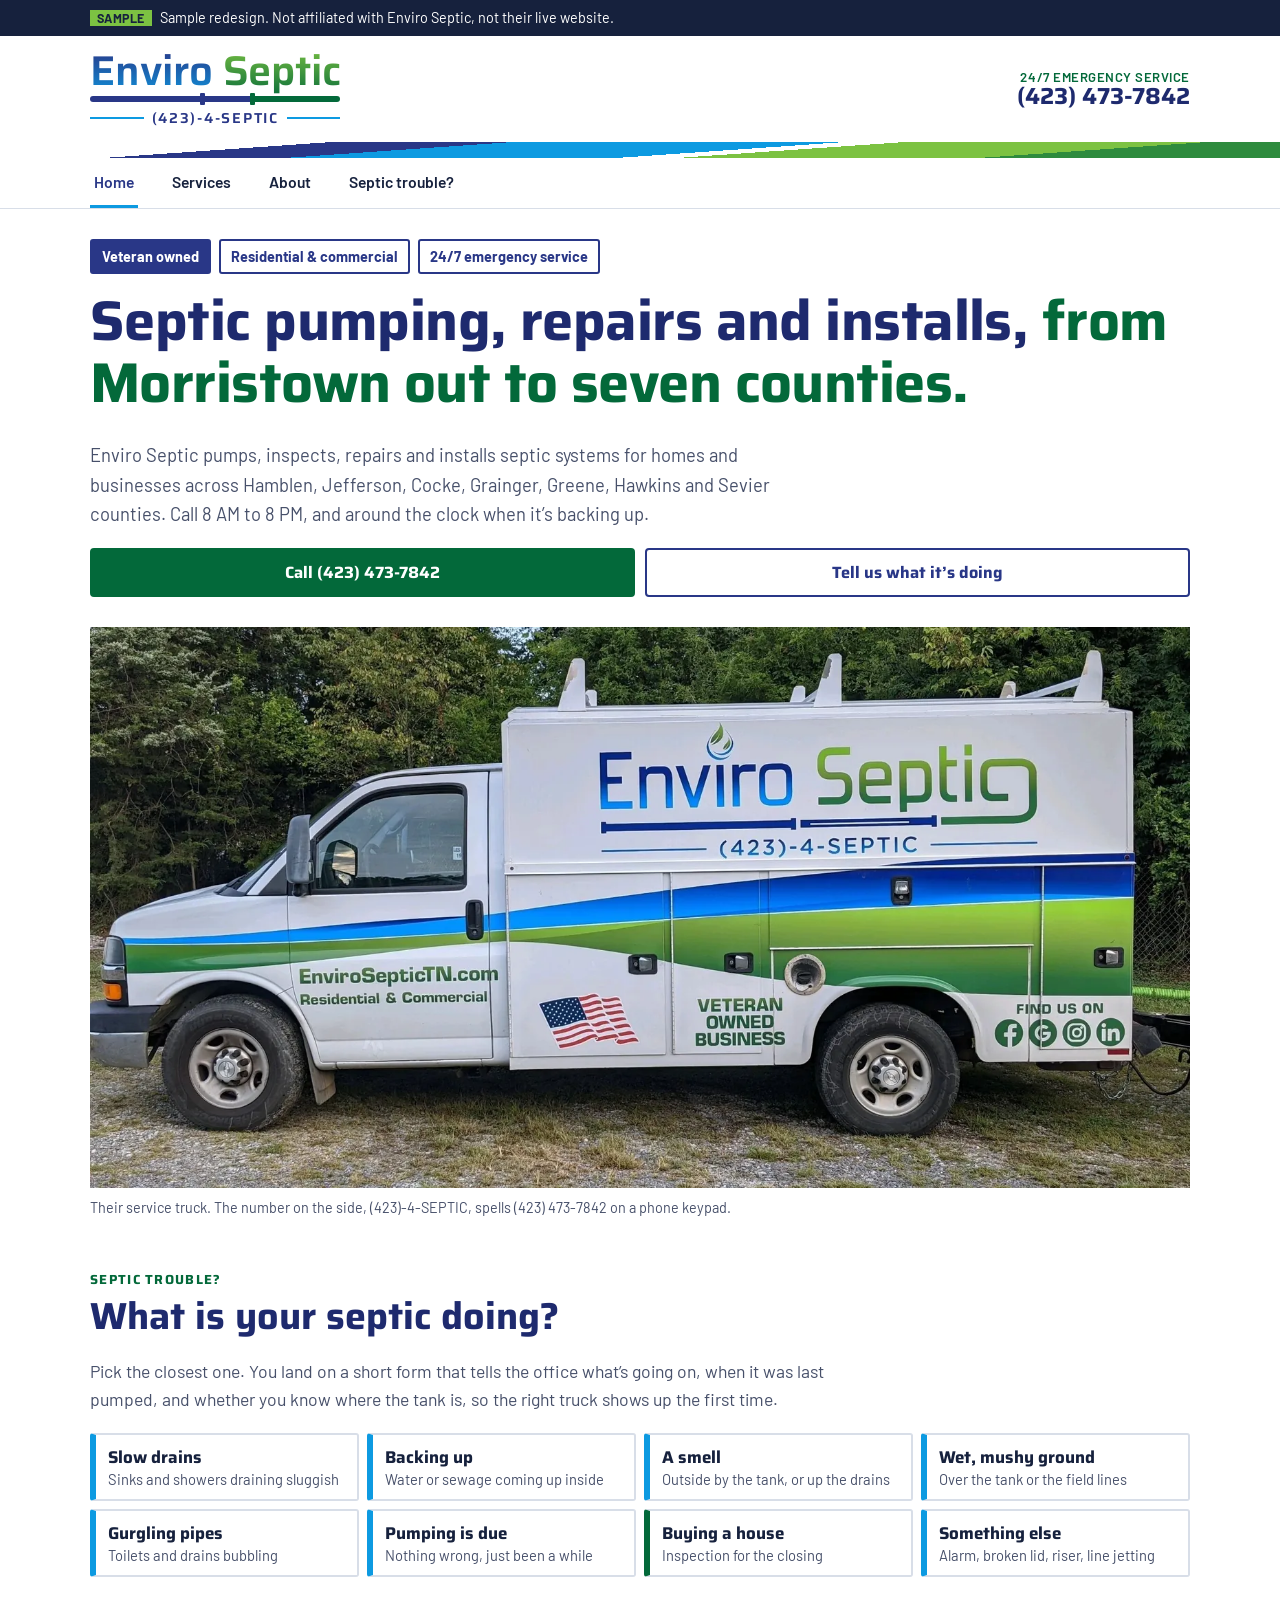
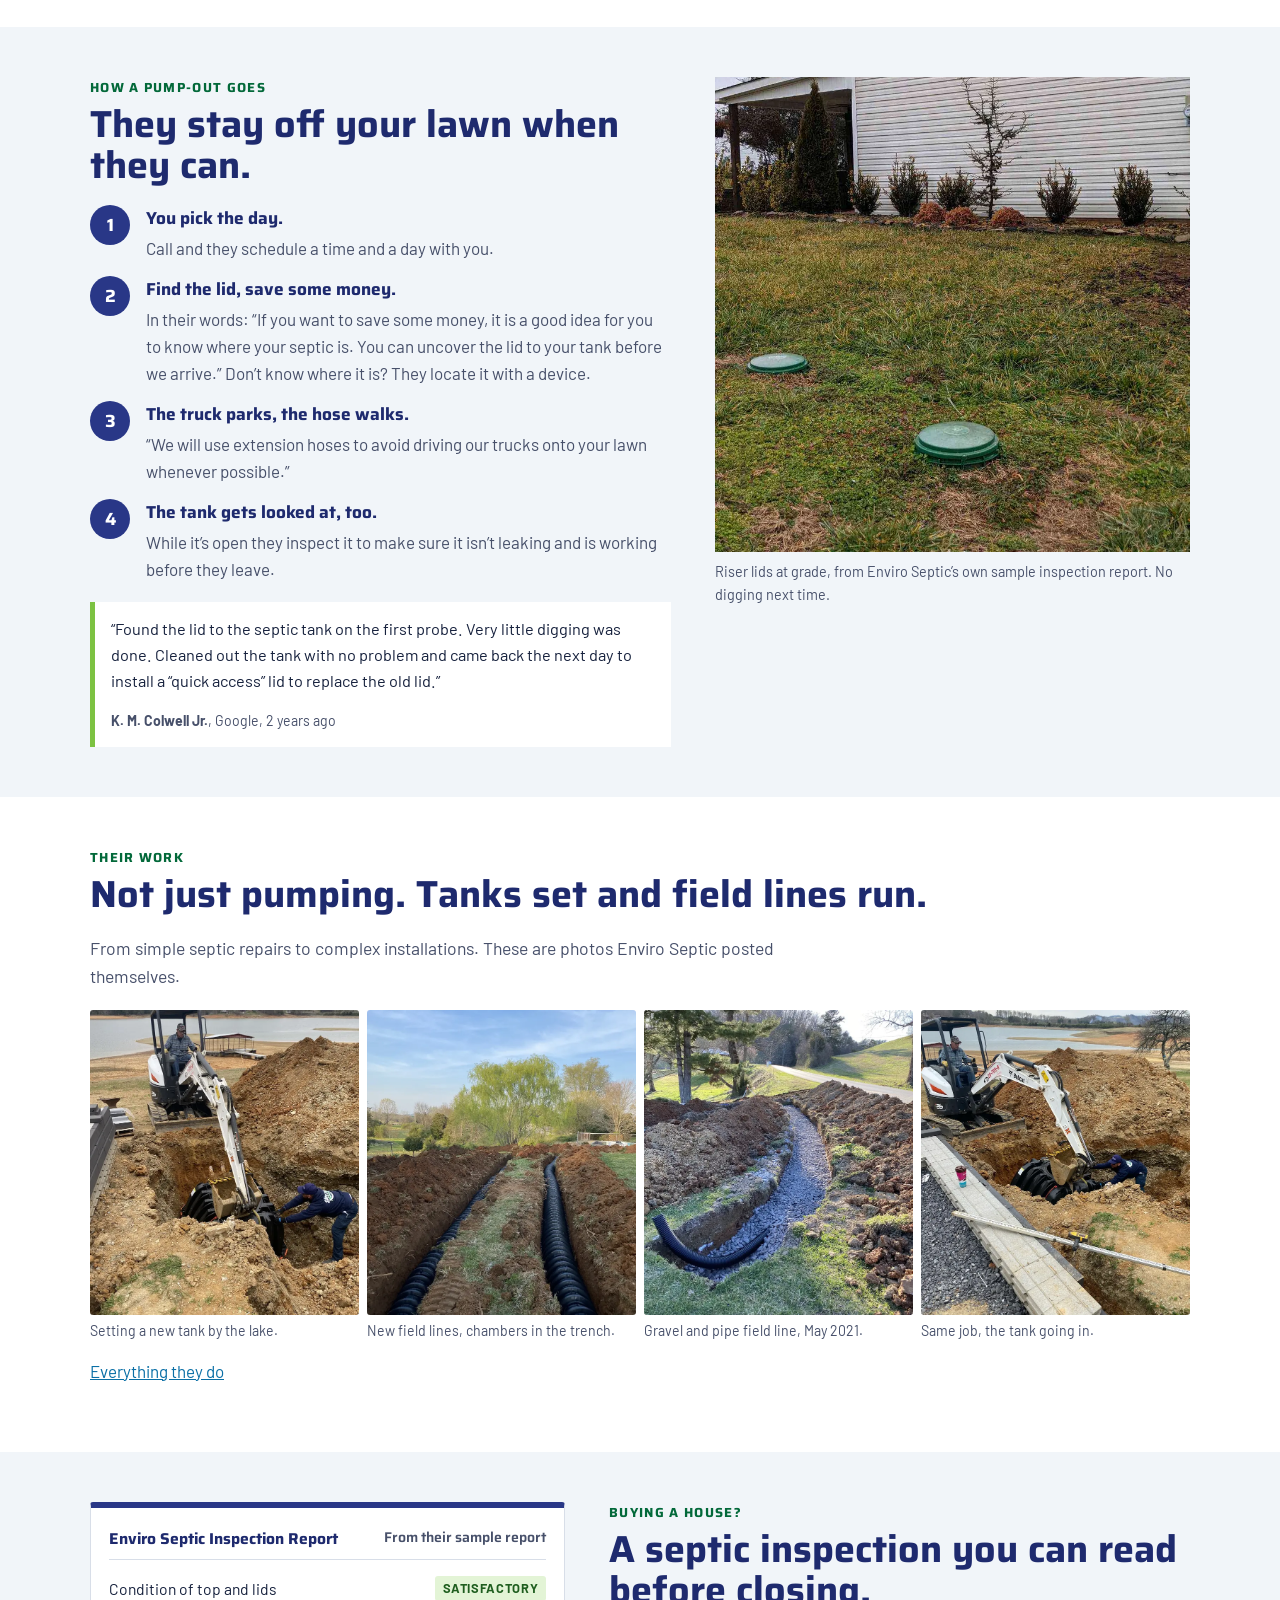
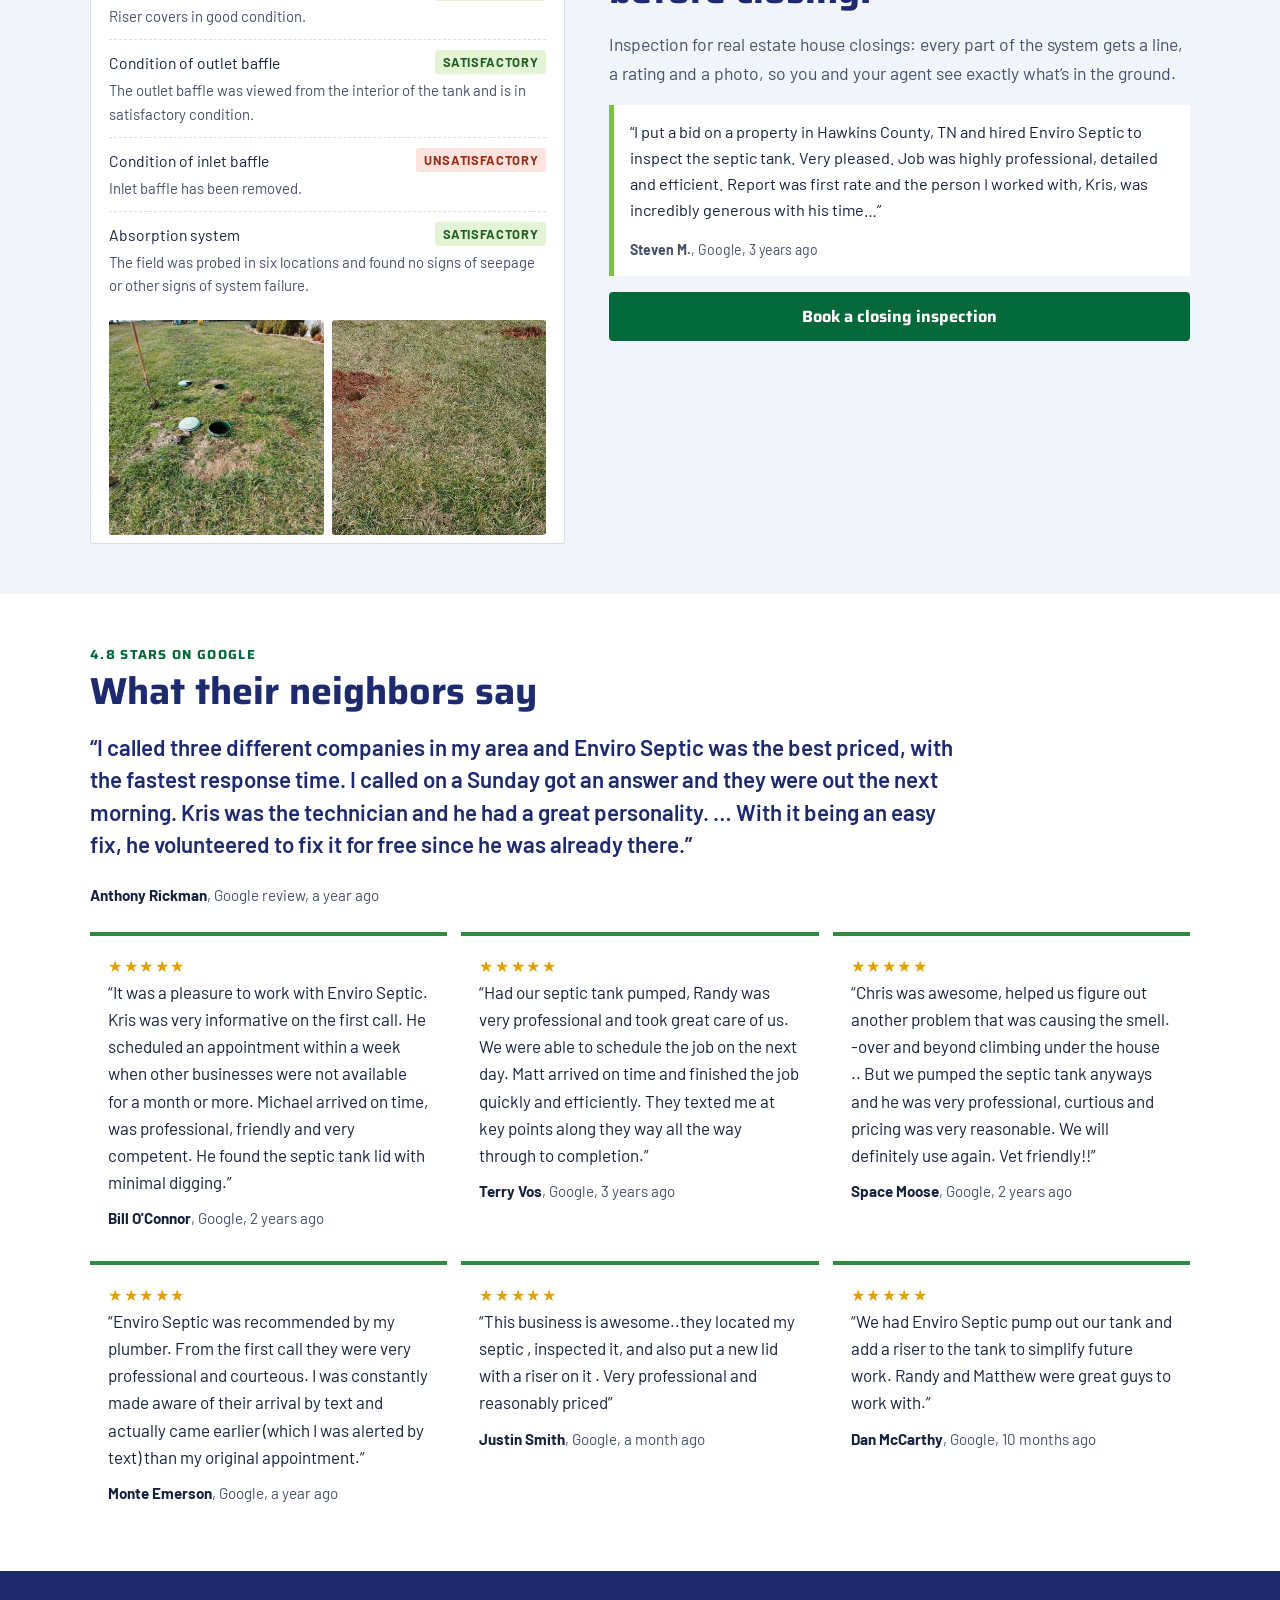
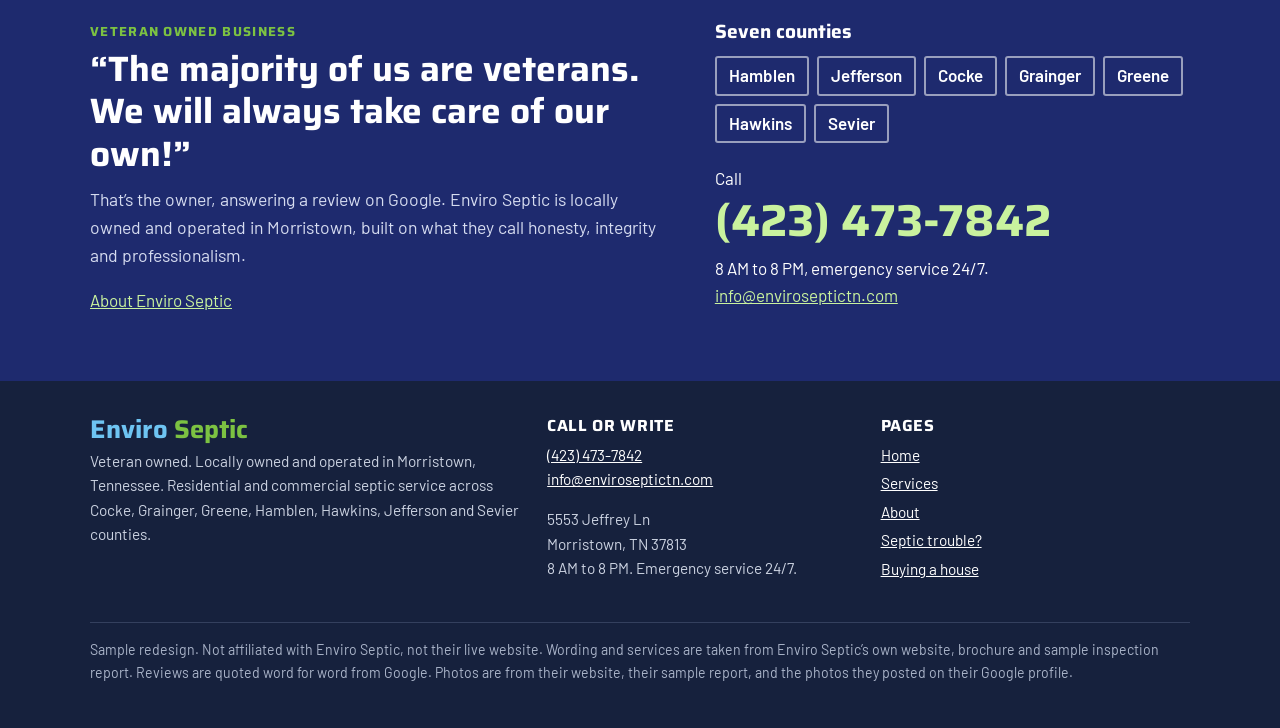
<file: index.html>
<!DOCTYPE html>
<html lang="en">
<head>
<meta charset="utf-8">
<meta name="viewport" content="width=device-width, initial-scale=1">
<meta name="robots" content="noindex, nofollow, noarchive">
<title>Enviro Septic | Septic Pumping, Repair &amp; Installation, Morristown TN</title>
<meta name="description" content="Veteran owned septic pumping, inspections, repairs and installs from Morristown, TN, serving Hamblen, Jefferson, Cocke, Grainger, Greene, Hawkins and Sevier counties.">
<meta name="theme-color" content="#293787">
<link rel="preconnect" href="https://fonts.googleapis.com">
<link rel="preconnect" href="https://fonts.gstatic.com" crossorigin>
<link rel="stylesheet" href="https://fonts.googleapis.com/css2?family=Saira:wght@600;700&amp;family=Barlow:wght@400;600;700&amp;display=swap">
<link rel="stylesheet" href="style.css">
</head>
<body>
<a class="skip" href="#main">Skip to main content</a>
<div class="ribbon" role="note"><div class="wrap"><strong>Sample</strong>Sample redesign. Not affiliated with Enviro Septic, not their live website.</div></div>
<header class="site-head">
<div class="wrap head-row">
<a class="brand" href="index.html" aria-label="Enviro Septic, home"><span class="mark"><span class="e">Enviro</span> <span class="s">Septic</span></span><span class="pipe" aria-hidden="true"></span><span class="keypad" aria-hidden="true">(423)-4-SEPTIC</span></a>
<a class="head-phone" href="tel:+14234737842"><small>24/7 emergency service</small>(423) 473-7842</a>
</div>
<div class="livery" aria-hidden="true"></div>
</header>
<nav class="main-nav" aria-label="Main"><ul><li><a href="index.html" aria-current="page">Home</a></li><li><a href="services.html">Services</a></li><li><a href="about.html">About</a></li><li><a href="contact.html">Septic trouble?</a></li></ul></nav>
<main id="main">

<section class="hero" aria-labelledby="hero-h">
<div class="wrap">
<ul class="hero-badges"><li class="vet">Veteran owned</li><li>Residential &amp; commercial</li><li>24/7 emergency service</li></ul>
<h1 id="hero-h">Septic pumping, repairs and installs, <span class="g">from Morristown out to seven counties.</span></h1>
<p class="lede">Enviro Septic pumps, inspects, repairs and installs septic systems for homes and businesses across Hamblen, Jefferson, Cocke, Grainger, Greene, Hawkins and Sevier counties. Call 8 AM to 8 PM, and around the clock when it&rsquo;s backing up.</p>
<div class="btn-row">
<a class="btn" href="tel:+14234737842">Call (423) 473-7842</a>
<a class="btn btn-line" href="contact.html">Tell us what it&rsquo;s doing</a>
</div>
</div>
<figure class="truck">
<img src="img/truck-1600.webp" srcset="img/truck-800.webp 800w, img/truck-1600.webp 1600w" sizes="(min-width:1140px) 1100px, 100vw" width="1600" height="816" alt="The white Enviro Septic service truck with the blue and green stripe, the Enviro Septic logo, (423)-4-SEPTIC, a US flag and the words Veteran Owned Business on the side" fetchpriority="high">
<figcaption>Their service truck. The number on the side, (423)-4-SEPTIC, spells (423) 473-7842 on a phone keypad.</figcaption>
</figure>
</section>

<section class="sec" aria-labelledby="sym-h">
<div class="wrap">
<p class="eyebrow">Septic trouble?</p>
<h2 id="sym-h">What is your septic doing?</h2>
<p class="lead-in">Pick the closest one. You land on a short form that tells the office what&rsquo;s going on, when it was last pumped, and whether you know where the tank is, so the right truck shows up the first time.</p>
<ul class="tiles">
<li><a href="contact.html#t-slow">Slow drains<small>Sinks and showers draining sluggish</small></a></li>
<li><a href="contact.html#t-backup">Backing up<small>Water or sewage coming up inside</small></a></li>
<li><a href="contact.html#t-smell">A smell<small>Outside by the tank, or up the drains</small></a></li>
<li><a href="contact.html#t-wet">Wet, mushy ground<small>Over the tank or the field lines</small></a></li>
<li><a href="contact.html#t-gurgle">Gurgling pipes<small>Toilets and drains bubbling</small></a></li>
<li><a href="contact.html#t-due">Pumping is due<small>Nothing wrong, just been a while</small></a></li>
<li class="buy"><a href="contact.html#t-house">Buying a house<small>Inspection for the closing</small></a></li>
<li><a href="contact.html#t-other">Something else<small>Alarm, broken lid, riser, line jetting</small></a></li>
</ul>
</div>
</section>

<section class="sec sec-mist" aria-labelledby="pr-h">
<div class="wrap split">
<div>
<p class="eyebrow">How a pump-out goes</p>
<h2 id="pr-h">They stay off your lawn when they can.</h2>
<ol class="steps">
<li><div><b>You pick the day.</b><p>Call and they schedule a time and a day with you.</p></div></li>
<li><div><b>Find the lid, save some money.</b><p>In their words: &ldquo;If you want to save some money, it is a good idea for you to know where your septic is. You can uncover the lid to your tank before we arrive.&rdquo; Don&rsquo;t know where it is? They locate it with a device.</p></div></li>
<li><div><b>The truck parks, the hose walks.</b><p>&ldquo;We will use extension hoses to avoid driving our trucks onto your lawn whenever possible.&rdquo;</p></div></li>
<li><div><b>The tank gets looked at, too.</b><p>While it&rsquo;s open they inspect it to make sure it isn&rsquo;t leaking and is working before they leave.</p></div></li>
</ol>
<blockquote class="said"><p>&ldquo;Found the lid to the septic tank on the first probe. Very little digging was done. Cleaned out the tank with no problem and came back the next day to install a &ldquo;quick access&rdquo; lid to replace the old lid.&rdquo;</p><cite><strong>K. M. Colwell Jr.</strong>, Google, 2 years ago</cite></blockquote>
</div>
<figure style="margin:0">
<img src="img/riser-lids-lawn.webp" width="800" height="800" alt="Two green septic riser lids set flush in a mowed lawn beside a white house" loading="lazy" decoding="async">
<figcaption class="photo-cap cap" style="padding:8px 0 0">Riser lids at grade, from Enviro Septic&rsquo;s own sample inspection report. No digging next time.</figcaption>
</figure>
</div>
</section>

<section class="sec" aria-labelledby="w-h">
<div class="wrap">
<p class="eyebrow">Their work</p>
<h2 id="w-h">Not just pumping. Tanks set and field lines run.</h2>
<p class="lead-in">From simple septic repairs to complex installations. These are photos Enviro Septic posted themselves.</p>
<ul class="work">
<li><img src="img/tank-install-lake.webp" width="760" height="861" alt="A tech guides a black plastic septic tank into a deep hole as a mini excavator lowers it, with a lake and boat dock behind" loading="lazy" decoding="async"><p>Setting a new tank by the lake.</p></li>
<li><img src="img/field-lines.webp" width="760" height="861" alt="Two long trenches with black ribbed leach field chambers laid in them across a green field" loading="lazy" decoding="async"><p>New field lines, chambers in the trench.</p></li>
<li><img src="img/gravel-trench.webp" width="760" height="861" alt="A curving trench of gravel with black corrugated pipe at one end, dug along a grassy slope beside a road" loading="lazy" decoding="async"><p>Gravel and pipe field line, May 2021.</p></li>
<li><img src="img/tank-install-lake-2.webp" width="760" height="861" alt="A mini excavator holds a black septic tank in a hole while a tech in a navy shirt steadies it, next to a block wall" loading="lazy" decoding="async"><p>Same job, the tank going in.</p></li>
</ul>
<p style="margin-top:18px"><a href="services.html">Everything they do</a></p>
</div>
</section>

<section class="sec sec-mist" aria-labelledby="hs-h">
<div class="wrap split flip">
<div class="report" aria-label="Excerpt from an Enviro Septic sample inspection report">
<p class="rhead"><span>Enviro Septic Inspection Report</span><span>From their sample report</span></p>
<ol>
<li><span>Condition of top and lids</span><span class="rate ok">Satisfactory</span><q>Riser covers in good condition.</q></li>
<li><span>Condition of outlet baffle</span><span class="rate ok">Satisfactory</span><q>The outlet baffle was viewed from the interior of the tank and is in satisfactory condition.</q></li>
<li><span>Condition of inlet baffle</span><span class="rate no">Unsatisfactory</span><q>Inlet baffle has been removed.</q></li>
<li><span>Absorption system</span><span class="rate ok">Satisfactory</span><q>The field was probed in six locations and found no signs of seepage or other signs of system failure.</q></li>
</ol>
<div class="report-pics">
<img src="img/risers-open.webp" width="640" height="683" alt="Two septic riser openings uncovered in a lawn with a steel probe rod standing beside them" loading="lazy" decoding="async">
<img src="img/field-probe.webp" width="800" height="409" alt="Small red clay probe holes dotted across a lawn over the drain field" loading="lazy" decoding="async">
</div>
</div>
<div>
<p class="eyebrow">Buying a house?</p>
<h2 id="hs-h">A septic inspection you can read before closing.</h2>
<p class="lead-in">Inspection for real estate house closings: every part of the system gets a line, a rating and a photo, so you and your agent see exactly what&rsquo;s in the ground.</p>
<blockquote class="said"><p>&ldquo;I put a bid on a property in Hawkins County, TN and hired Enviro Septic to inspect the septic tank.  Very pleased.  Job was highly professional,  detailed and efficient.  Report was first rate and the person I worked with, Kris, was incredibly generous with his time&hellip;&rdquo;</p><cite><strong>Steven M.</strong>, Google, 3 years ago</cite></blockquote>
<div class="btn-row" style="margin-top:16px"><a class="btn" href="contact.html#t-house">Book a closing inspection</a></div>
</div>
</div>
</section>

<section class="sec" aria-labelledby="r-h">
<div class="wrap">
<p class="eyebrow">4.8 stars on Google</p>
<h2 id="r-h">What their neighbors say</h2>
<figure class="rev-feature">
<blockquote><p>&ldquo;I called three different companies in my area and Enviro Septic was the best priced, with the fastest response time. I called on a Sunday got an answer and they were out the next morning. Kris was the technician and he had a great personality. &hellip; With it being an easy fix, he volunteered to fix it for free since he was already there.&rdquo;</p></blockquote>
<figcaption><strong>Anthony Rickman</strong>, Google review, a year ago</figcaption>
</figure>
<div class="revs">
<figure><span class="stars" aria-label="5 stars">&#9733;&#9733;&#9733;&#9733;&#9733;</span><blockquote><p>&ldquo;It was a pleasure to work with Enviro Septic. Kris was very informative on the first call. He scheduled an appointment within a week when other businesses were not available for a month or more. Michael arrived on time, was professional, friendly and very competent. He found the septic tank lid with minimal digging.&rdquo;</p></blockquote><figcaption><strong>Bill O'Connor</strong>, Google, 2 years ago</figcaption></figure>
<figure><span class="stars" aria-label="5 stars">&#9733;&#9733;&#9733;&#9733;&#9733;</span><blockquote><p>&ldquo;Had our septic tank pumped, Randy was very professional and took great care of us. We were able to schedule the job on the next day. Matt arrived on time and finished the job quickly and efficiently. They texted me at key points along they way all the way through to completion.&rdquo;</p></blockquote><figcaption><strong>Terry Vos</strong>, Google, 3 years ago</figcaption></figure>
<figure><span class="stars" aria-label="5 stars">&#9733;&#9733;&#9733;&#9733;&#9733;</span><blockquote><p>&ldquo;Chris was awesome, helped us figure out another problem that was causing the smell. -over and beyond climbing under the house .. But we pumped the septic tank anyways and he was very professional, curtious and pricing was very reasonable.  We will definitely use again. Vet friendly!!&rdquo;</p></blockquote><figcaption><strong>Space Moose</strong>, Google, 2 years ago</figcaption></figure>
<figure><span class="stars" aria-label="5 stars">&#9733;&#9733;&#9733;&#9733;&#9733;</span><blockquote><p>&ldquo;Enviro Septic was recommended by my plumber.  From the first call they were very professional and courteous.  I was constantly made aware of their arrival by text and actually came earlier (which I was alerted by text) than my original appointment.&rdquo;</p></blockquote><figcaption><strong>Monte Emerson</strong>, Google, a year ago</figcaption></figure>
<figure><span class="stars" aria-label="5 stars">&#9733;&#9733;&#9733;&#9733;&#9733;</span><blockquote><p>&ldquo;This business is awesome..they located my septic , inspected it, and also put a new lid with a riser on it . Very professional and reasonably priced&rdquo;</p></blockquote><figcaption><strong>Justin Smith</strong>, Google, a month ago</figcaption></figure>
<figure><span class="stars" aria-label="5 stars">&#9733;&#9733;&#9733;&#9733;&#9733;</span><blockquote><p>&ldquo;We had Enviro Septic pump out our tank and add a riser to the tank to simplify future work.  Randy and Matthew were great guys to work with.&rdquo;</p></blockquote><figcaption><strong>Dan McCarthy</strong>, Google, 10 months ago</figcaption></figure>
</div>
</div>
</section>

<section class="sec sec-navy" aria-labelledby="v-h">
<div class="wrap split">
<div>
<p class="eyebrow">Veteran owned business</p>
<h2 id="v-h" class="vet-quote">&ldquo;The majority of us are veterans. We will always take care of our own!&rdquo;</h2>
<p class="lead-in">That&rsquo;s the owner, answering a review on Google. Enviro Septic is locally owned and operated in Morristown, built on what they call honesty, integrity and professionalism.</p>
<p><a href="about.html">About Enviro Septic</a></p>
</div>
<div>
<h3>Seven counties</h3>
<ul class="counties"><li>Hamblen</li><li>Jefferson</li><li>Cocke</li><li>Grainger</li><li>Greene</li><li>Hawkins</li><li>Sevier</li></ul>
<p style="margin-top:22px">Call <a class="big-phone" href="tel:+14234737842">(423) 473-7842</a>8 AM to 8 PM, emergency service 24/7.<br><a href="mailto:info@enviroseptictn.com">info@enviroseptictn.com</a></p>
</div>
</div>
</section>

</main>
<a class="callbar" href="tel:+14234737842" aria-label="Call Enviro Septic at (423) 473-7842"><svg width="22" height="22" viewBox="0 0 24 24" aria-hidden="true"><path fill="currentColor" d="M6.6 10.8a15.1 15.1 0 0 0 6.6 6.6l2.2-2.2c.3-.3.7-.4 1-.2 1.1.4 2.3.6 3.6.6.6 0 1 .4 1 1V20c0 .6-.4 1-1 1A17 17 0 0 1 3 4c0-.6.4-1 1-1h3.5c.6 0 1 .4 1 1 0 1.3.2 2.5.6 3.6.1.3 0 .7-.2 1z"/></svg>(423) 473-7842 <small>Tap to call</small></a>
<footer class="site-foot">
<div class="wrap">
<div class="foot-grid">
<div><p class="foot-mark"><span class="e">Enviro</span> <span class="s">Septic</span></p><p>Veteran owned. Locally owned and operated in Morristown, Tennessee. Residential and commercial septic service across Cocke, Grainger, Greene, Hamblen, Hawkins, Jefferson and Sevier counties.</p></div>
<div><h2>Call or write</h2><p><a href="tel:+14234737842">(423) 473-7842</a><br><a href="mailto:info@enviroseptictn.com">info@enviroseptictn.com</a></p><address>5553 Jeffrey Ln<br>Morristown, TN 37813</address><p>8 AM to 8 PM. Emergency service 24/7.</p></div>
<div><h2>Pages</h2><ul><li><a href="index.html">Home</a></li><li><a href="services.html">Services</a></li><li><a href="about.html">About</a></li><li><a href="contact.html">Septic trouble?</a></li><li><a href="contact.html#t-house">Buying a house</a></li></ul></div>
</div>
<p class="foot-note">Sample redesign. Not affiliated with Enviro Septic, not their live website. Wording and services are taken from Enviro Septic&rsquo;s own website, brochure and sample inspection report. Reviews are quoted word for word from Google. Photos are from their website, their sample report, and the photos they posted on their Google profile.</p>
</div>
</footer>
</body>
</html>
</file>
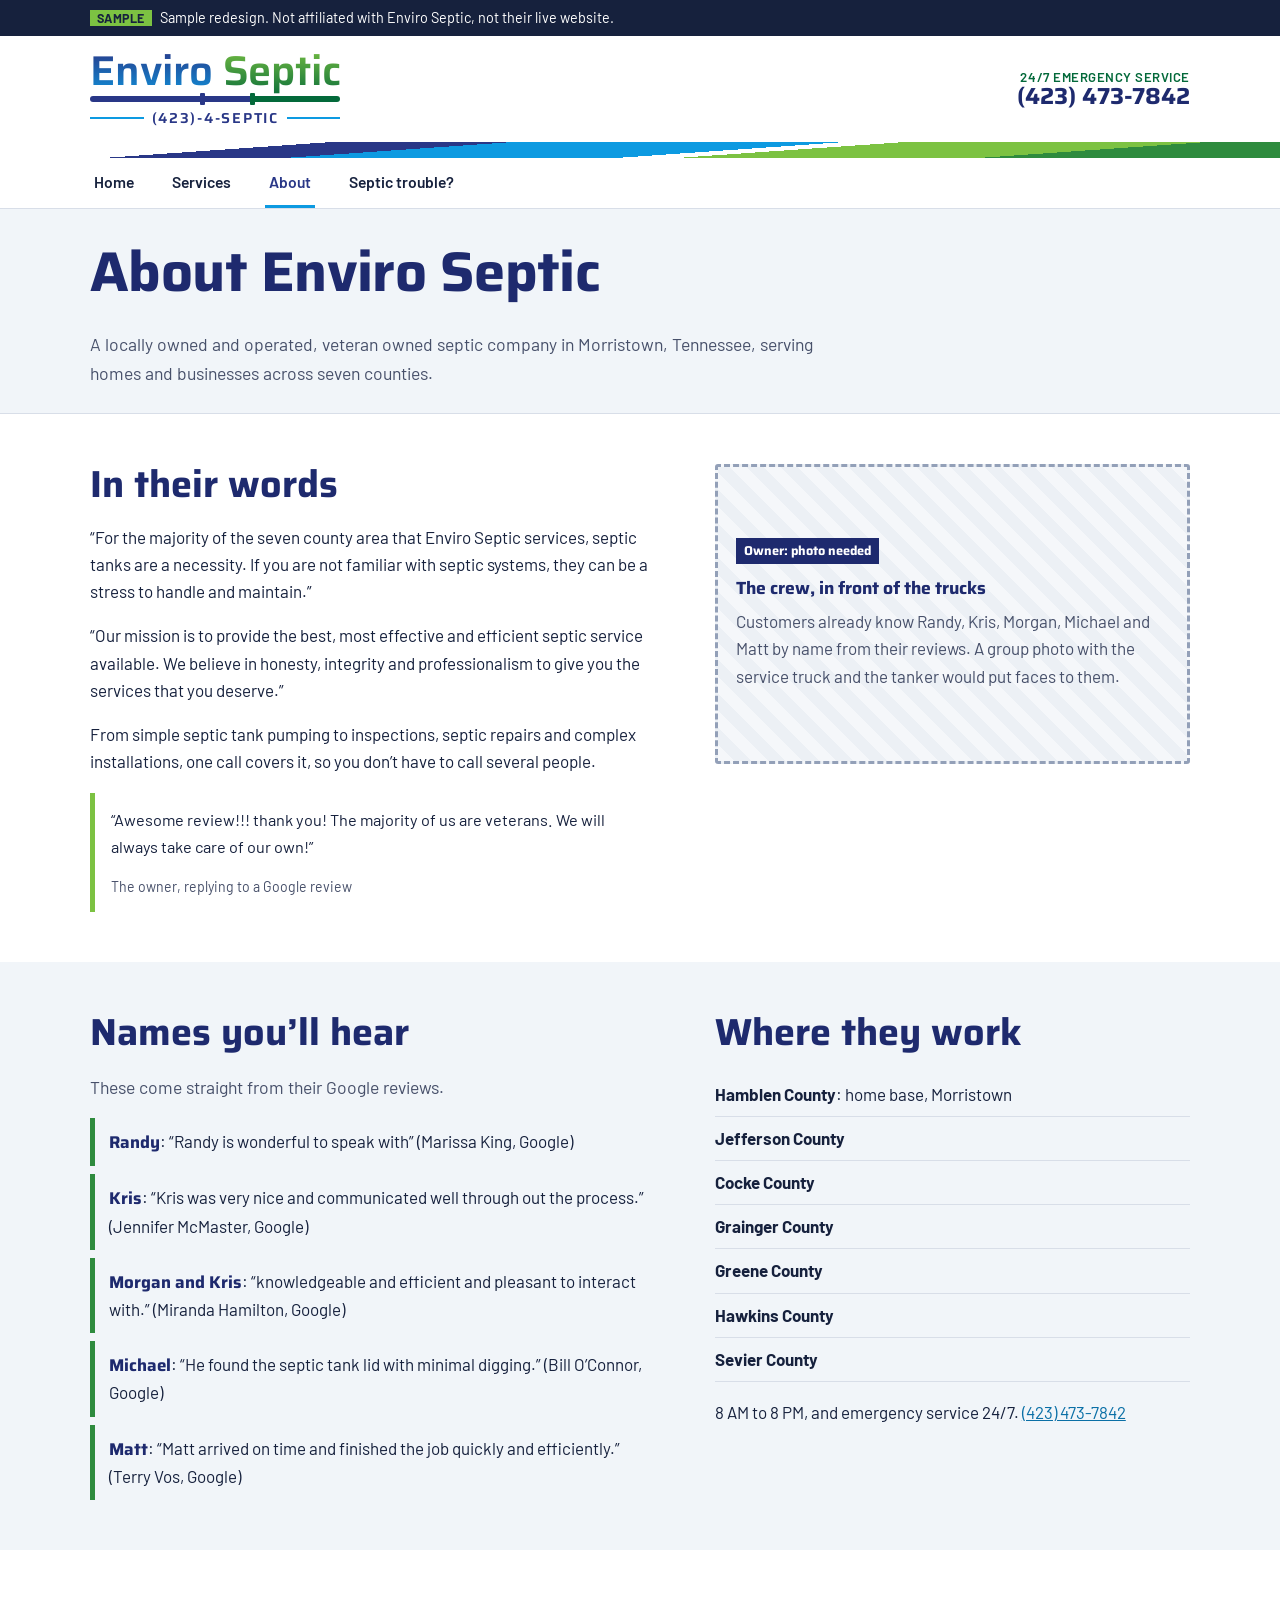
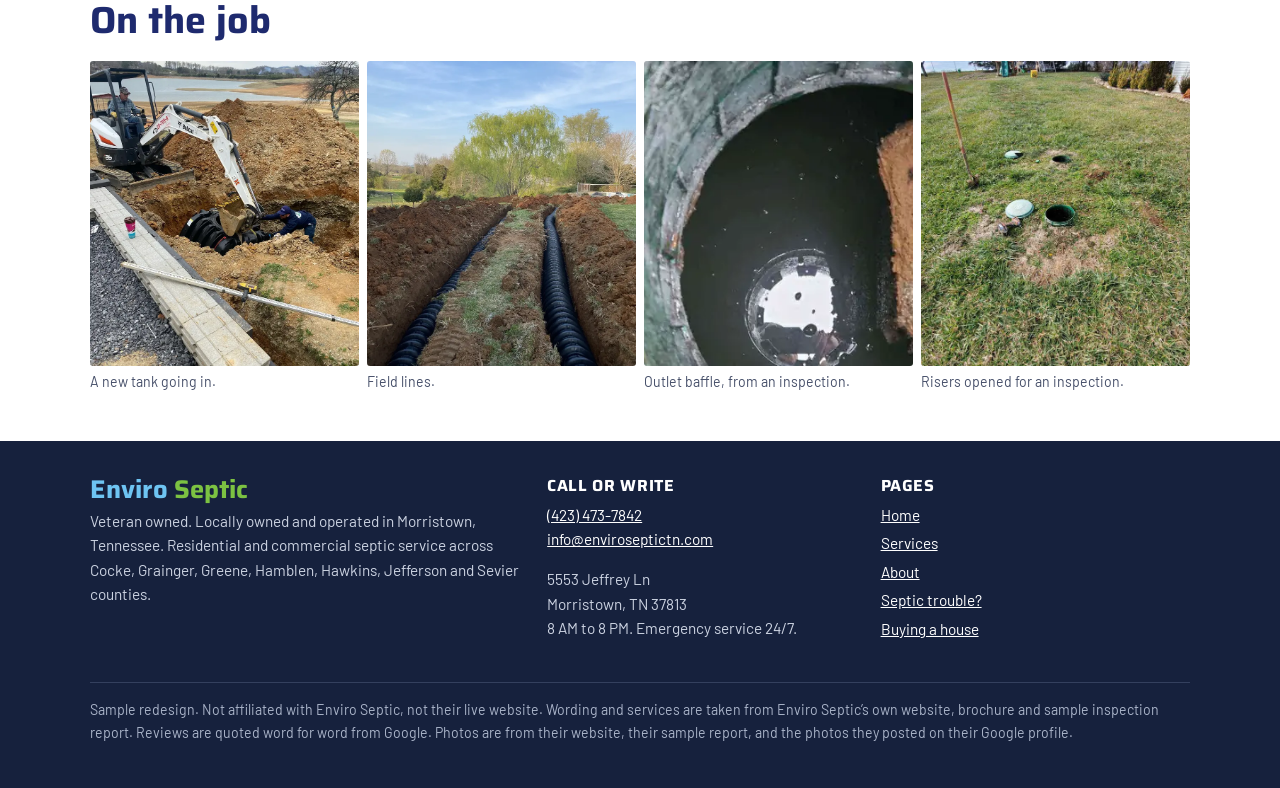
<file: about.html>
<!DOCTYPE html>
<html lang="en">
<head>
<meta charset="utf-8">
<meta name="viewport" content="width=device-width, initial-scale=1">
<meta name="robots" content="noindex, nofollow, noarchive">
<title>About | Veteran Owned Septic Company, Morristown TN | Enviro Septic</title>
<meta name="description" content="Enviro Septic is a locally owned, veteran owned septic company in Morristown, Tennessee serving seven counties.">
<meta name="theme-color" content="#293787">
<link rel="preconnect" href="https://fonts.googleapis.com">
<link rel="preconnect" href="https://fonts.gstatic.com" crossorigin>
<link rel="stylesheet" href="https://fonts.googleapis.com/css2?family=Saira:wght@600;700&amp;family=Barlow:wght@400;600;700&amp;display=swap">
<link rel="stylesheet" href="style.css">
</head>
<body>
<a class="skip" href="#main">Skip to main content</a>
<div class="ribbon" role="note"><div class="wrap"><strong>Sample</strong>Sample redesign. Not affiliated with Enviro Septic, not their live website.</div></div>
<header class="site-head">
<div class="wrap head-row">
<a class="brand" href="index.html" aria-label="Enviro Septic, home"><span class="mark"><span class="e">Enviro</span> <span class="s">Septic</span></span><span class="pipe" aria-hidden="true"></span><span class="keypad" aria-hidden="true">(423)-4-SEPTIC</span></a>
<a class="head-phone" href="tel:+14234737842"><small>24/7 emergency service</small>(423) 473-7842</a>
</div>
<div class="livery" aria-hidden="true"></div>
</header>
<nav class="main-nav" aria-label="Main"><ul><li><a href="index.html">Home</a></li><li><a href="services.html">Services</a></li><li><a href="about.html" aria-current="page">About</a></li><li><a href="contact.html">Septic trouble?</a></li></ul></nav>
<main id="main">

<section class="page-hero">
<div class="wrap">
<h1>About Enviro Septic</h1>
<p>A locally owned and operated, veteran owned septic company in Morristown, Tennessee, serving homes and businesses across seven counties.</p>
</div>
</section>

<section class="sec">
<div class="wrap split">
<div>
<h2>In their words</h2>
<p>&ldquo;For the majority of the seven county area that Enviro Septic services, septic tanks are a necessity. If you are not familiar with septic systems, they can be a stress to handle and maintain.&rdquo;</p>
<p>&ldquo;Our mission is to provide the best, most effective and efficient septic service available. We believe in honesty, integrity and professionalism to give you the services that you deserve.&rdquo;</p>
<p>From simple septic tank pumping to inspections, septic repairs and complex installations, one call covers it, so you don&rsquo;t have to call several people.</p>
<blockquote class="said"><p>&ldquo;Awesome review!!! thank you! The majority of us are veterans. We will always take care of our own!&rdquo;</p><cite>The owner, replying to a Google review</cite></blockquote>
</div>
<figure class="need" style="min-height:300px">
<span class="tag">Owner: photo needed</span>
<strong>The crew, in front of the trucks</strong>
<p>Customers already know Randy, Kris, Morgan, Michael and Matt by name from their reviews. A group photo with the service truck and the tanker would put faces to them.</p>
</figure>
</div>
</section>

<section class="sec sec-mist" aria-labelledby="t-h">
<div class="wrap split">
<div>
<h2 id="t-h">Names you&rsquo;ll hear</h2>
<p class="lead-in">These come straight from their Google reviews.</p>
<ul class="team">
<li><b>Randy</b>: &ldquo;Randy is wonderful to speak with&rdquo; (Marissa King, Google)</li>
<li><b>Kris</b>: &ldquo;Kris was very nice and communicated well through out the process.&rdquo; (Jennifer McMaster, Google)</li>
<li><b>Morgan and Kris</b>: &ldquo;knowledgeable and efficient and pleasant to interact with.&rdquo; (Miranda Hamilton, Google)</li>
<li><b>Michael</b>: &ldquo;He found the septic tank lid with minimal digging.&rdquo; (Bill O&rsquo;Connor, Google)</li>
<li><b>Matt</b>: &ldquo;Matt arrived on time and finished the job quickly and efficiently.&rdquo; (Terry Vos, Google)</li>
</ul>
</div>
<div>
<h2>Where they work</h2>
<ul class="facts">
<li><b>Hamblen County</b>: home base, Morristown</li>
<li><b>Jefferson County</b></li>
<li><b>Cocke County</b></li>
<li><b>Grainger County</b></li>
<li><b>Greene County</b></li>
<li><b>Hawkins County</b></li>
<li><b>Sevier County</b></li>
</ul>
<p>8 AM to 8 PM, and emergency service 24/7. <a href="tel:+14234737842">(423) 473-7842</a></p>
</div>
</div>
</section>

<section class="sec" aria-labelledby="wk-h">
<div class="wrap">
<h2 id="wk-h">On the job</h2>
<ul class="work">
<li><img src="img/tank-install-lake-2.webp" width="760" height="861" alt="A mini excavator holds a black septic tank in a hole while a tech in a navy shirt steadies it" loading="lazy" decoding="async"><p>A new tank going in.</p></li>
<li><img src="img/field-lines.webp" width="760" height="861" alt="Two long trenches with black ribbed leach field chambers laid in them" loading="lazy" decoding="async"><p>Field lines.</p></li>
<li><img src="img/outlet-baffle.webp" width="600" height="360" alt="Looking down a green riser into a septic tank at the round outlet in clear water" loading="lazy" decoding="async"><p>Outlet baffle, from an inspection.</p></li>
<li><img src="img/risers-open.webp" width="640" height="683" alt="Two septic riser openings uncovered in a lawn with a probe rod nearby" loading="lazy" decoding="async"><p>Risers opened for an inspection.</p></li>
</ul>
</div>
</section>

</main>
<a class="callbar" href="tel:+14234737842" aria-label="Call Enviro Septic at (423) 473-7842"><svg width="22" height="22" viewBox="0 0 24 24" aria-hidden="true"><path fill="currentColor" d="M6.6 10.8a15.1 15.1 0 0 0 6.6 6.6l2.2-2.2c.3-.3.7-.4 1-.2 1.1.4 2.3.6 3.6.6.6 0 1 .4 1 1V20c0 .6-.4 1-1 1A17 17 0 0 1 3 4c0-.6.4-1 1-1h3.5c.6 0 1 .4 1 1 0 1.3.2 2.5.6 3.6.1.3 0 .7-.2 1z"/></svg>(423) 473-7842 <small>Tap to call</small></a>
<footer class="site-foot">
<div class="wrap">
<div class="foot-grid">
<div><p class="foot-mark"><span class="e">Enviro</span> <span class="s">Septic</span></p><p>Veteran owned. Locally owned and operated in Morristown, Tennessee. Residential and commercial septic service across Cocke, Grainger, Greene, Hamblen, Hawkins, Jefferson and Sevier counties.</p></div>
<div><h2>Call or write</h2><p><a href="tel:+14234737842">(423) 473-7842</a><br><a href="mailto:info@enviroseptictn.com">info@enviroseptictn.com</a></p><address>5553 Jeffrey Ln<br>Morristown, TN 37813</address><p>8 AM to 8 PM. Emergency service 24/7.</p></div>
<div><h2>Pages</h2><ul><li><a href="index.html">Home</a></li><li><a href="services.html">Services</a></li><li><a href="about.html">About</a></li><li><a href="contact.html">Septic trouble?</a></li><li><a href="contact.html#t-house">Buying a house</a></li></ul></div>
</div>
<p class="foot-note">Sample redesign. Not affiliated with Enviro Septic, not their live website. Wording and services are taken from Enviro Septic&rsquo;s own website, brochure and sample inspection report. Reviews are quoted word for word from Google. Photos are from their website, their sample report, and the photos they posted on their Google profile.</p>
</div>
</footer>
</body>
</html>
</file>
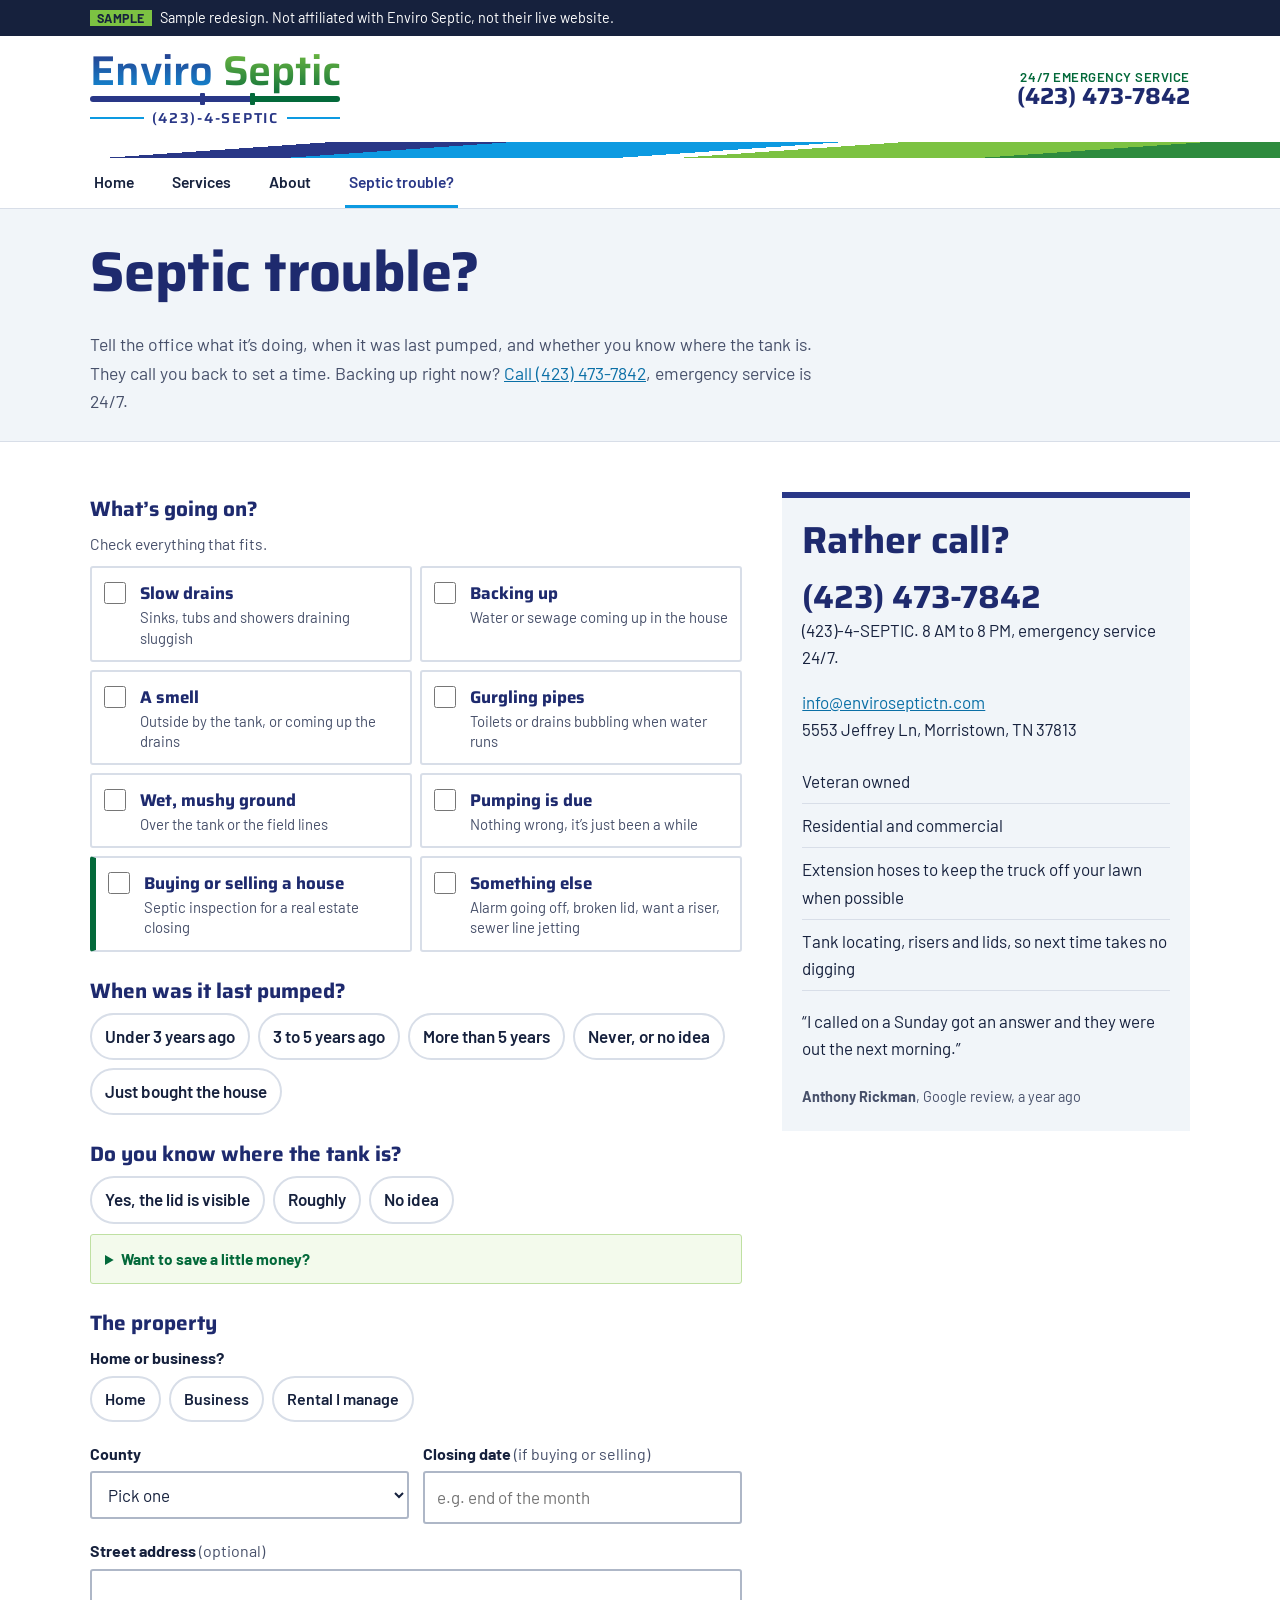
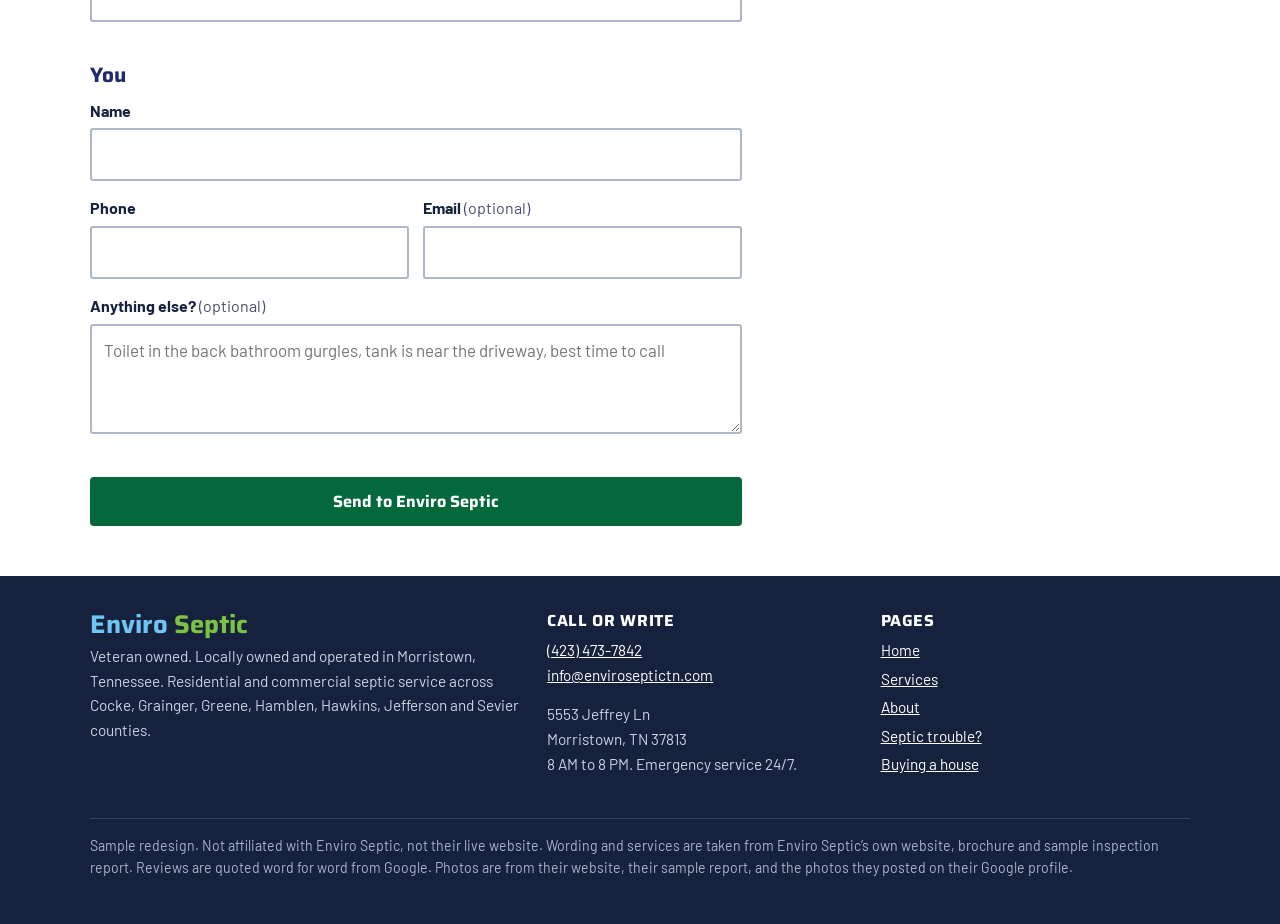
<file: contact.html>
<!DOCTYPE html>
<html lang="en">
<head>
<meta charset="utf-8">
<meta name="viewport" content="width=device-width, initial-scale=1">
<meta name="robots" content="noindex, nofollow, noarchive">
<title>Septic Trouble? Request Service | Enviro Septic</title>
<meta name="description" content="Tell Enviro Septic what your septic system is doing, when it was last pumped and whether you know where the tank is.">
<meta name="theme-color" content="#293787">
<link rel="preconnect" href="https://fonts.googleapis.com">
<link rel="preconnect" href="https://fonts.gstatic.com" crossorigin>
<link rel="stylesheet" href="https://fonts.googleapis.com/css2?family=Saira:wght@600;700&amp;family=Barlow:wght@400;600;700&amp;display=swap">
<link rel="stylesheet" href="style.css">
</head>
<body>
<a class="skip" href="#main">Skip to main content</a>
<div class="ribbon" role="note"><div class="wrap"><strong>Sample</strong>Sample redesign. Not affiliated with Enviro Septic, not their live website.</div></div>
<header class="site-head">
<div class="wrap head-row">
<a class="brand" href="index.html" aria-label="Enviro Septic, home"><span class="mark"><span class="e">Enviro</span> <span class="s">Septic</span></span><span class="pipe" aria-hidden="true"></span><span class="keypad" aria-hidden="true">(423)-4-SEPTIC</span></a>
<a class="head-phone" href="tel:+14234737842"><small>24/7 emergency service</small>(423) 473-7842</a>
</div>
<div class="livery" aria-hidden="true"></div>
</header>
<nav class="main-nav" aria-label="Main"><ul><li><a href="index.html">Home</a></li><li><a href="services.html">Services</a></li><li><a href="about.html">About</a></li><li><a href="contact.html" aria-current="page">Septic trouble?</a></li></ul></nav>
<main id="main">

<section class="page-hero">
<div class="wrap">
<h1>Septic trouble?</h1>
<p>Tell the office what it&rsquo;s doing, when it was last pumped, and whether you know where the tank is. They call you back to set a time. Backing up right now? <a href="tel:+14234737842">Call (423) 473-7842</a>, emergency service is 24/7.</p>
</div>
</section>

<section class="sec" id="request">
<div class="wrap">
<p class="sent" id="sent" role="status">Got it. In the live version, this goes straight to Enviro Septic and they call you back.</p>
<div class="form">
<form action="contact.html#sent" method="get" aria-label="Septic service request">

<fieldset>
<legend>What&rsquo;s going on?</legend>
<p class="help">Check everything that fits.</p>
<div class="picker">
<label class="pick" id="t-slow"><input type="checkbox" name="problem" value="Slow drains"><span><b>Slow drains</b><small>Sinks, tubs and showers draining sluggish</small></span></label>
<label class="pick" id="t-backup"><input type="checkbox" name="problem" value="Backup"><span><b>Backing up</b><small>Water or sewage coming up in the house</small></span></label>
<label class="pick" id="t-smell"><input type="checkbox" name="problem" value="Smell"><span><b>A smell</b><small>Outside by the tank, or coming up the drains</small></span></label>
<label class="pick" id="t-gurgle"><input type="checkbox" name="problem" value="Gurgling"><span><b>Gurgling pipes</b><small>Toilets or drains bubbling when water runs</small></span></label>
<label class="pick" id="t-wet"><input type="checkbox" name="problem" value="Wet ground"><span><b>Wet, mushy ground</b><small>Over the tank or the field lines</small></span></label>
<label class="pick" id="t-due"><input type="checkbox" name="problem" value="Pumping due"><span><b>Pumping is due</b><small>Nothing wrong, it&rsquo;s just been a while</small></span></label>
<label class="pick buy" id="t-house"><input type="checkbox" name="problem" value="House inspection"><span><b>Buying or selling a house</b><small>Septic inspection for a real estate closing</small></span></label>
<label class="pick" id="t-other"><input type="checkbox" name="problem" value="Something else"><span><b>Something else</b><small>Alarm going off, broken lid, want a riser, sewer line jetting</small></span></label>
</div>
</fieldset>

<fieldset>
<legend>When was it last pumped?</legend>
<div class="chips">
<label class="chip"><input type="radio" name="last" value="Under 3 years ago"><span>Under 3 years ago</span></label>
<label class="chip"><input type="radio" name="last" value="3 to 5 years ago"><span>3 to 5 years ago</span></label>
<label class="chip"><input type="radio" name="last" value="More than 5 years"><span>More than 5 years</span></label>
<label class="chip"><input type="radio" name="last" value="Never, or no idea"><span>Never, or no idea</span></label>
<label class="chip"><input type="radio" name="last" value="Just bought the house"><span>Just bought the house</span></label>
</div>
</fieldset>

<fieldset>
<legend>Do you know where the tank is?</legend>
<div class="chips">
<label class="chip"><input type="radio" name="tank" value="Yes, the lid is visible"><span>Yes, the lid is visible</span></label>
<label class="chip"><input type="radio" name="tank" value="Roughly"><span>Roughly</span></label>
<label class="chip"><input type="radio" name="tank" value="No idea"><span>No idea</span></label>
</div>
<details class="tip">
<summary>Want to save a little money?</summary>
<p style="margin:8px 0 0">From Enviro Septic: &ldquo;If you want to save some money, it is a good idea for you to know where your septic is. You can uncover the lid to your tank before we arrive. It usually only requires a shovel and a little digging to reveal the opening to your tank.&rdquo; No idea where it is? That&rsquo;s fine. They locate tanks with a device.</p>
</details>
</fieldset>

<fieldset>
<legend>The property</legend>
<fieldset class="field"><legend class="lbl">Home or business?</legend>
<div class="chips"><label class="chip"><input type="radio" name="type" value="Home"><span>Home</span></label><label class="chip"><input type="radio" name="type" value="Business"><span>Business</span></label><label class="chip"><input type="radio" name="type" value="Rental I manage"><span>Rental I manage</span></label></div>
</fieldset>
<div class="two">
<div class="field"><label for="f-county">County</label>
<select id="f-county" name="county"><option value="">Pick one</option><option>Hamblen</option><option>Jefferson</option><option>Cocke</option><option>Grainger</option><option>Greene</option><option>Hawkins</option><option>Sevier</option><option>Somewhere else nearby</option></select></div>
<div class="field"><label for="f-close">Closing date <span class="opt">(if buying or selling)</span></label><input type="text" id="f-close" name="closing" placeholder="e.g. end of the month"></div>
</div>
<div class="field"><label for="f-addr">Street address <span class="opt">(optional)</span></label><input type="text" id="f-addr" name="address" autocomplete="street-address"></div>
</fieldset>

<fieldset>
<legend>You</legend>
<div class="field"><label for="f-name">Name</label><input type="text" id="f-name" name="name" autocomplete="name" required></div>
<div class="two">
<div class="field"><label for="f-phone">Phone</label><input type="tel" id="f-phone" name="phone" autocomplete="tel" required></div>
<div class="field"><label for="f-email">Email <span class="opt">(optional)</span></label><input type="email" id="f-email" name="email" autocomplete="email"></div>
</div>
<div class="field"><label for="f-notes">Anything else? <span class="opt">(optional)</span></label><textarea id="f-notes" name="notes" placeholder="Toilet in the back bathroom gurgles, tank is near the driveway, best time to call"></textarea></div>
</fieldset>

<div><button class="btn" type="submit" style="width:100%">Send to Enviro Septic</button></div>
</form>

<aside class="form-side" aria-labelledby="side-h">
<h2 id="side-h">Rather call?</h2>
<a class="phone-big" href="tel:+14234737842">(423) 473-7842</a>
<p>(423)-4-SEPTIC. 8 AM to 8 PM, emergency service 24/7.</p>
<p><a href="mailto:info@enviroseptictn.com">info@enviroseptictn.com</a><br>5553 Jeffrey Ln, Morristown, TN 37813</p>
<ul class="facts">
<li>Veteran owned</li>
<li>Residential and commercial</li>
<li>Extension hoses to keep the truck off your lawn when possible</li>
<li>Tank locating, risers and lids, so next time takes no digging</li>
</ul>
<figure style="margin:0">
<blockquote style="margin:0"><p>&ldquo;I called on a Sunday got an answer and they were out the next morning.&rdquo;</p></blockquote>
<figcaption class="cap" style="padding:6px 0 0"><strong>Anthony Rickman</strong>, Google review, a year ago</figcaption>
</figure>
</aside>
</div>
</div>
</section>

</main>
<a class="callbar" href="tel:+14234737842" aria-label="Call Enviro Septic at (423) 473-7842"><svg width="22" height="22" viewBox="0 0 24 24" aria-hidden="true"><path fill="currentColor" d="M6.6 10.8a15.1 15.1 0 0 0 6.6 6.6l2.2-2.2c.3-.3.7-.4 1-.2 1.1.4 2.3.6 3.6.6.6 0 1 .4 1 1V20c0 .6-.4 1-1 1A17 17 0 0 1 3 4c0-.6.4-1 1-1h3.5c.6 0 1 .4 1 1 0 1.3.2 2.5.6 3.6.1.3 0 .7-.2 1z"/></svg>(423) 473-7842 <small>Tap to call</small></a>
<footer class="site-foot">
<div class="wrap">
<div class="foot-grid">
<div><p class="foot-mark"><span class="e">Enviro</span> <span class="s">Septic</span></p><p>Veteran owned. Locally owned and operated in Morristown, Tennessee. Residential and commercial septic service across Cocke, Grainger, Greene, Hamblen, Hawkins, Jefferson and Sevier counties.</p></div>
<div><h2>Call or write</h2><p><a href="tel:+14234737842">(423) 473-7842</a><br><a href="mailto:info@enviroseptictn.com">info@enviroseptictn.com</a></p><address>5553 Jeffrey Ln<br>Morristown, TN 37813</address><p>8 AM to 8 PM. Emergency service 24/7.</p></div>
<div><h2>Pages</h2><ul><li><a href="index.html">Home</a></li><li><a href="services.html">Services</a></li><li><a href="about.html">About</a></li><li><a href="contact.html">Septic trouble?</a></li><li><a href="contact.html#t-house">Buying a house</a></li></ul></div>
</div>
<p class="foot-note">Sample redesign. Not affiliated with Enviro Septic, not their live website. Wording and services are taken from Enviro Septic&rsquo;s own website, brochure and sample inspection report. Reviews are quoted word for word from Google. Photos are from their website, their sample report, and the photos they posted on their Google profile.</p>
</div>
</footer>
</body>
</html>
</file>
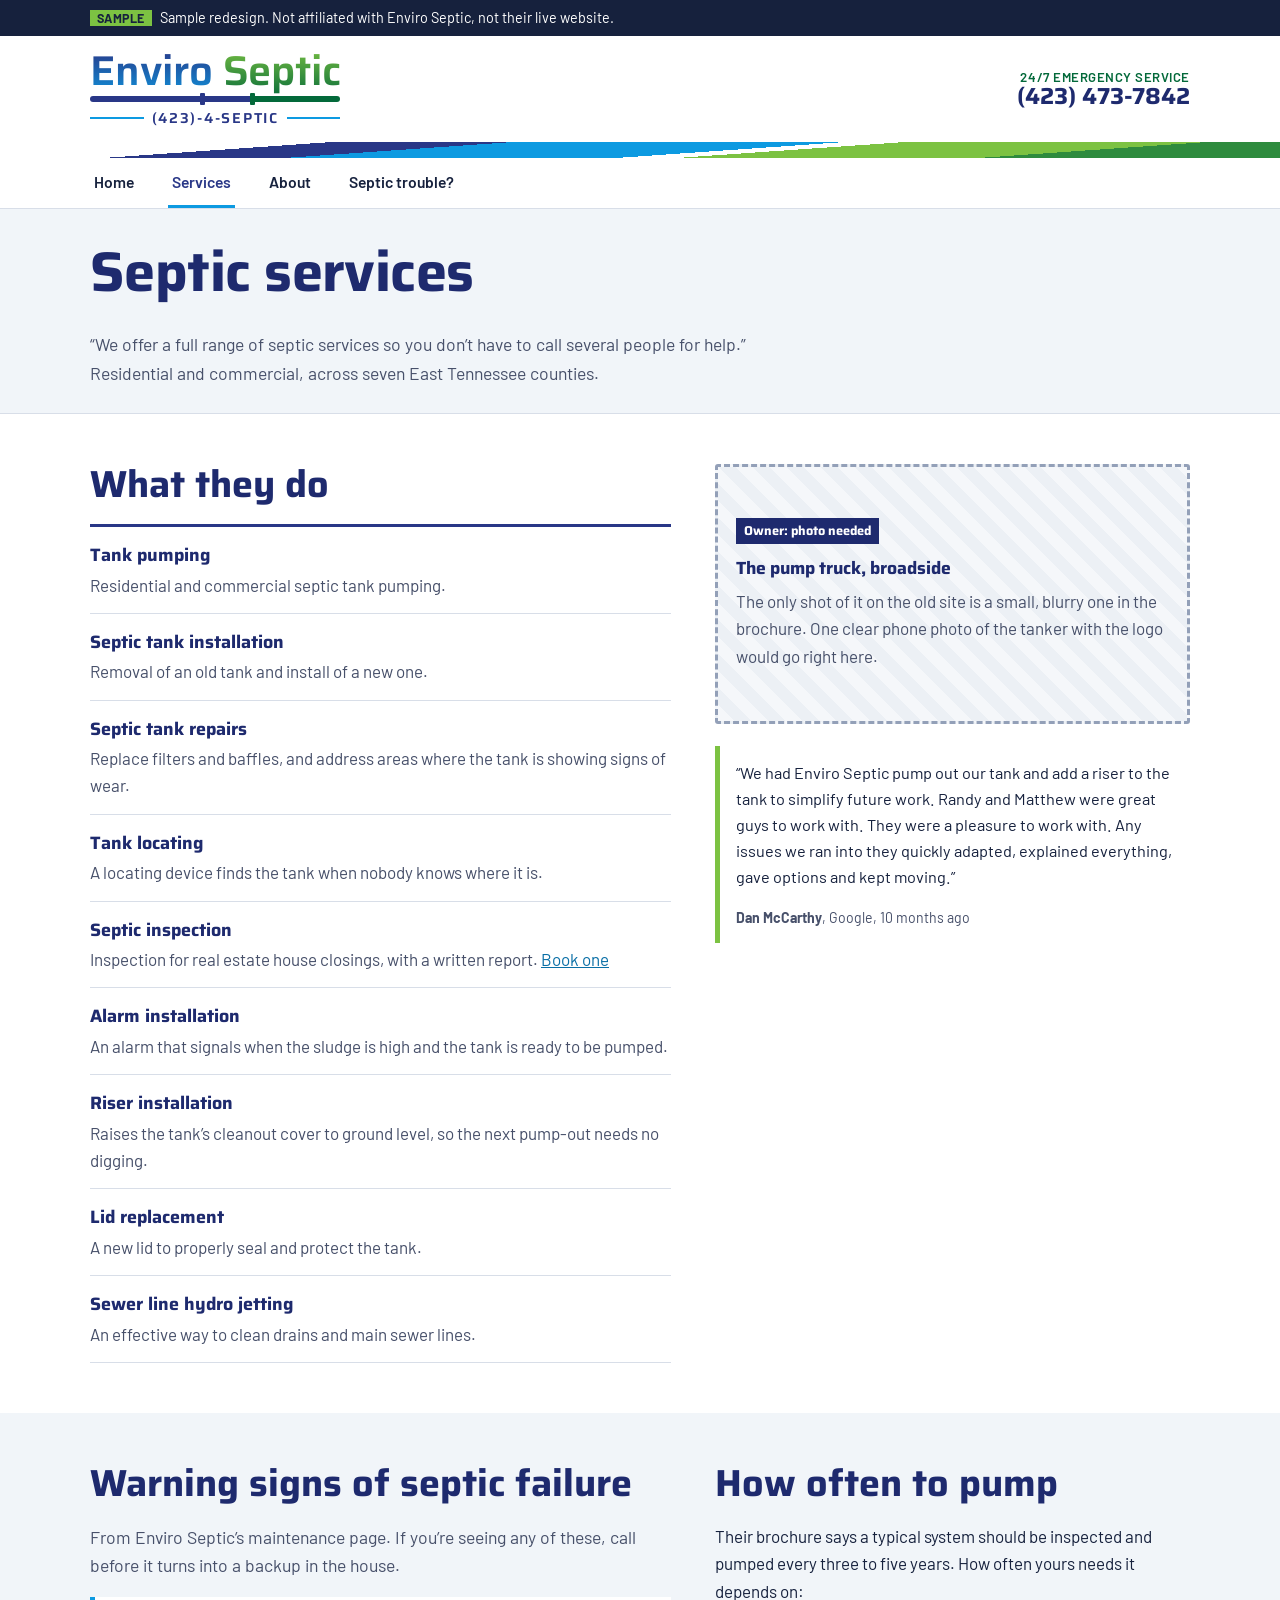
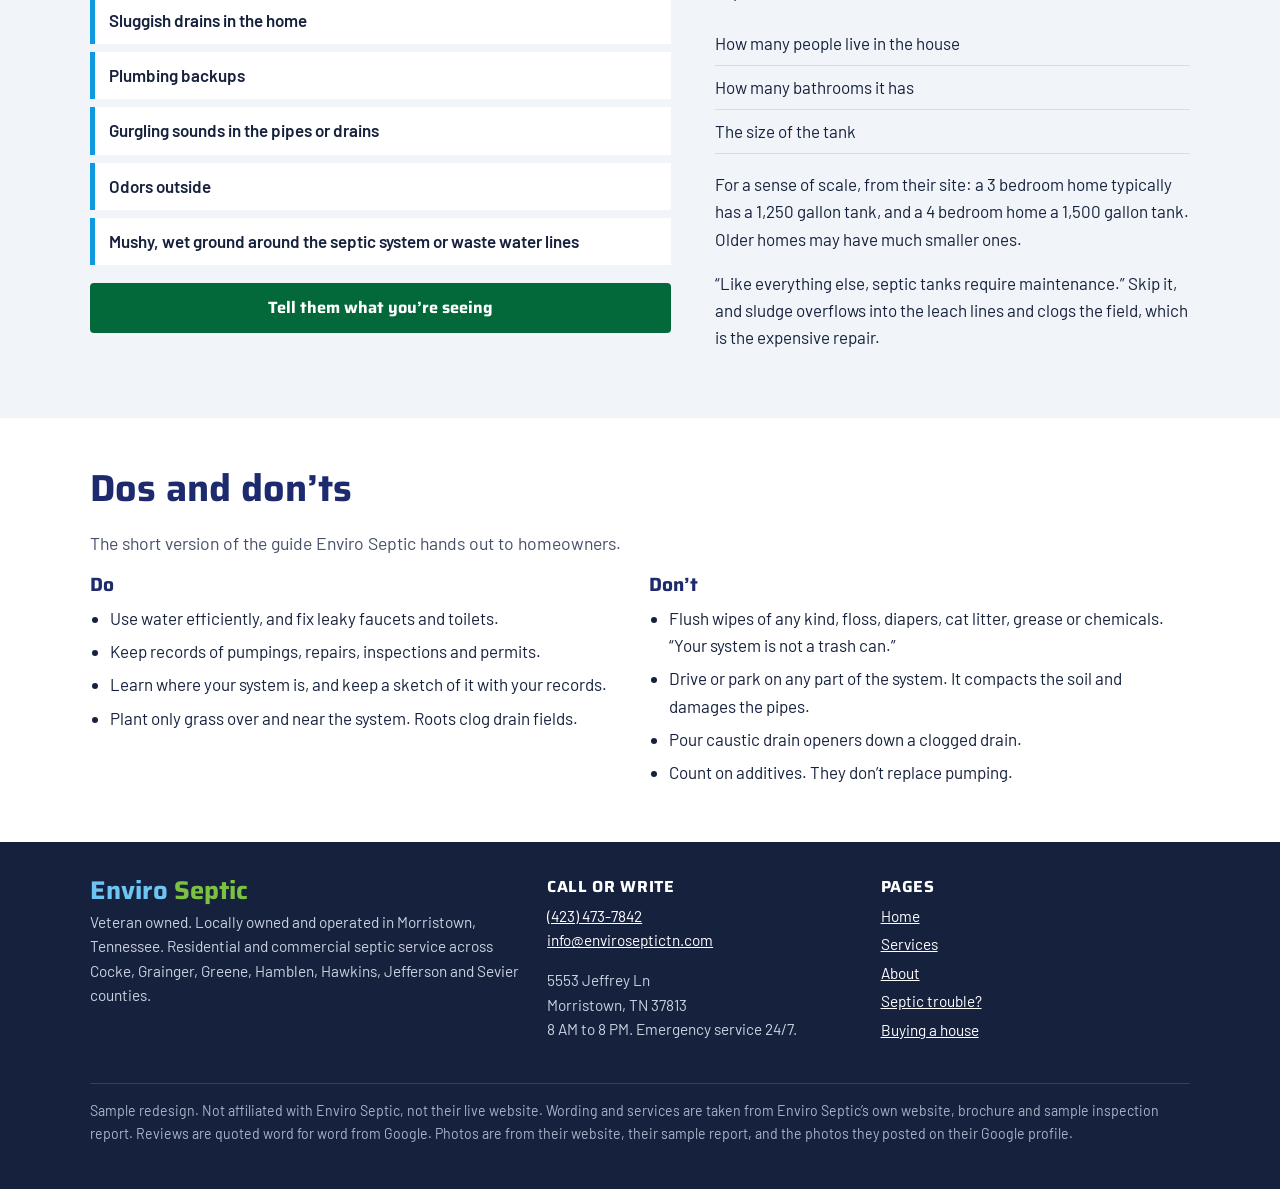
<file: services.html>
<!DOCTYPE html>
<html lang="en">
<head>
<meta charset="utf-8">
<meta name="viewport" content="width=device-width, initial-scale=1">
<meta name="robots" content="noindex, nofollow, noarchive">
<title>Septic Services | Pumping, Installs, Risers, Inspections | Enviro Septic</title>
<meta name="description" content="Tank pumping, installation, repairs, locating, real estate inspections, alarms, risers, lids and sewer line hydro jetting from Enviro Septic, Morristown TN.">
<meta name="theme-color" content="#293787">
<link rel="preconnect" href="https://fonts.googleapis.com">
<link rel="preconnect" href="https://fonts.gstatic.com" crossorigin>
<link rel="stylesheet" href="https://fonts.googleapis.com/css2?family=Saira:wght@600;700&amp;family=Barlow:wght@400;600;700&amp;display=swap">
<link rel="stylesheet" href="style.css">
</head>
<body>
<a class="skip" href="#main">Skip to main content</a>
<div class="ribbon" role="note"><div class="wrap"><strong>Sample</strong>Sample redesign. Not affiliated with Enviro Septic, not their live website.</div></div>
<header class="site-head">
<div class="wrap head-row">
<a class="brand" href="index.html" aria-label="Enviro Septic, home"><span class="mark"><span class="e">Enviro</span> <span class="s">Septic</span></span><span class="pipe" aria-hidden="true"></span><span class="keypad" aria-hidden="true">(423)-4-SEPTIC</span></a>
<a class="head-phone" href="tel:+14234737842"><small>24/7 emergency service</small>(423) 473-7842</a>
</div>
<div class="livery" aria-hidden="true"></div>
</header>
<nav class="main-nav" aria-label="Main"><ul><li><a href="index.html">Home</a></li><li><a href="services.html" aria-current="page">Services</a></li><li><a href="about.html">About</a></li><li><a href="contact.html">Septic trouble?</a></li></ul></nav>
<main id="main">

<section class="page-hero">
<div class="wrap">
<h1>Septic services</h1>
<p>&ldquo;We offer a full range of septic services so you don&rsquo;t have to call several people for help.&rdquo; Residential and commercial, across seven East Tennessee counties.</p>
</div>
</section>

<section class="sec">
<div class="wrap split">
<div>
<h2>What they do</h2>
<ul class="svc">
<li><b>Tank pumping</b><span>Residential and commercial septic tank pumping.</span></li>
<li><b>Septic tank installation</b><span>Removal of an old tank and install of a new one.</span></li>
<li><b>Septic tank repairs</b><span>Replace filters and baffles, and address areas where the tank is showing signs of wear.</span></li>
<li><b>Tank locating</b><span>A locating device finds the tank when nobody knows where it is.</span></li>
<li><b>Septic inspection</b><span>Inspection for real estate house closings, with a written report. <a href="contact.html#t-house">Book one</a></span></li>
<li><b>Alarm installation</b><span>An alarm that signals when the sludge is high and the tank is ready to be pumped.</span></li>
<li><b>Riser installation</b><span>Raises the tank&rsquo;s cleanout cover to ground level, so the next pump-out needs no digging.</span></li>
<li><b>Lid replacement</b><span>A new lid to properly seal and protect the tank.</span></li>
<li><b>Sewer line hydro jetting</b><span>An effective way to clean drains and main sewer lines.</span></li>
</ul>
</div>
<div>
<figure class="need" style="min-height:260px">
<span class="tag">Owner: photo needed</span>
<strong>The pump truck, broadside</strong>
<p>The only shot of it on the old site is a small, blurry one in the brochure. One clear phone photo of the tanker with the logo would go right here.</p>
</figure>
<blockquote class="said" style="margin-top:22px"><p>&ldquo;We had Enviro Septic pump out our tank and add a riser to the tank to simplify future work.  Randy and Matthew were great guys to work with.  They were a pleasure to work with.  Any issues we ran into they quickly adapted, explained everything,  gave options and kept moving.&rdquo;</p><cite><strong>Dan McCarthy</strong>, Google, 10 months ago</cite></blockquote>
</div>
</div>
</section>

<section class="sec sec-mist" aria-labelledby="ws-h">
<div class="wrap split">
<div>
<h2 id="ws-h">Warning signs of septic failure</h2>
<p class="lead-in">From Enviro Septic&rsquo;s maintenance page. If you&rsquo;re seeing any of these, call before it turns into a backup in the house.</p>
<ul class="signs">
<li>Sluggish drains in the home</li>
<li>Plumbing backups</li>
<li>Gurgling sounds in the pipes or drains</li>
<li>Odors outside</li>
<li>Mushy, wet ground around the septic system or waste water lines</li>
</ul>
<div class="btn-row" style="margin-top:18px"><a class="btn" href="contact.html">Tell them what you&rsquo;re seeing</a></div>
</div>
<div>
<h2>How often to pump</h2>
<p>Their brochure says a typical system should be inspected and pumped every three to five years. How often yours needs it depends on:</p>
<ul class="facts">
<li>How many people live in the house</li>
<li>How many bathrooms it has</li>
<li>The size of the tank</li>
</ul>
<p>For a sense of scale, from their site: a 3 bedroom home typically has a 1,250 gallon tank, and a 4 bedroom home a 1,500 gallon tank. Older homes may have much smaller ones.</p>
<p>&ldquo;Like everything else, septic tanks require maintenance.&rdquo; Skip it, and sludge overflows into the leach lines and clogs the field, which is the expensive repair.</p>
</div>
</div>
</section>

<section class="sec" aria-labelledby="dd-h">
<div class="wrap">
<h2 id="dd-h">Dos and don&rsquo;ts</h2>
<p class="lead-in">The short version of the guide Enviro Septic hands out to homeowners.</p>
<div class="dd">
<div>
<h3>Do</h3>
<ul>
<li>Use water efficiently, and fix leaky faucets and toilets.</li>
<li>Keep records of pumpings, repairs, inspections and permits.</li>
<li>Learn where your system is, and keep a sketch of it with your records.</li>
<li>Plant only grass over and near the system. Roots clog drain fields.</li>
</ul>
</div>
<div>
<h3>Don&rsquo;t</h3>
<ul>
<li>Flush wipes of any kind, floss, diapers, cat litter, grease or chemicals. &ldquo;Your system is not a trash can.&rdquo;</li>
<li>Drive or park on any part of the system. It compacts the soil and damages the pipes.</li>
<li>Pour caustic drain openers down a clogged drain.</li>
<li>Count on additives. They don&rsquo;t replace pumping.</li>
</ul>
</div>
</div>
</div>
</section>

</main>
<a class="callbar" href="tel:+14234737842" aria-label="Call Enviro Septic at (423) 473-7842"><svg width="22" height="22" viewBox="0 0 24 24" aria-hidden="true"><path fill="currentColor" d="M6.6 10.8a15.1 15.1 0 0 0 6.6 6.6l2.2-2.2c.3-.3.7-.4 1-.2 1.1.4 2.3.6 3.6.6.6 0 1 .4 1 1V20c0 .6-.4 1-1 1A17 17 0 0 1 3 4c0-.6.4-1 1-1h3.5c.6 0 1 .4 1 1 0 1.3.2 2.5.6 3.6.1.3 0 .7-.2 1z"/></svg>(423) 473-7842 <small>Tap to call</small></a>
<footer class="site-foot">
<div class="wrap">
<div class="foot-grid">
<div><p class="foot-mark"><span class="e">Enviro</span> <span class="s">Septic</span></p><p>Veteran owned. Locally owned and operated in Morristown, Tennessee. Residential and commercial septic service across Cocke, Grainger, Greene, Hamblen, Hawkins, Jefferson and Sevier counties.</p></div>
<div><h2>Call or write</h2><p><a href="tel:+14234737842">(423) 473-7842</a><br><a href="mailto:info@enviroseptictn.com">info@enviroseptictn.com</a></p><address>5553 Jeffrey Ln<br>Morristown, TN 37813</address><p>8 AM to 8 PM. Emergency service 24/7.</p></div>
<div><h2>Pages</h2><ul><li><a href="index.html">Home</a></li><li><a href="services.html">Services</a></li><li><a href="about.html">About</a></li><li><a href="contact.html">Septic trouble?</a></li><li><a href="contact.html#t-house">Buying a house</a></li></ul></div>
</div>
<p class="foot-note">Sample redesign. Not affiliated with Enviro Septic, not their live website. Wording and services are taken from Enviro Septic&rsquo;s own website, brochure and sample inspection report. Reviews are quoted word for word from Google. Photos are from their website, their sample report, and the photos they posted on their Google profile.</p>
</div>
</footer>
</body>
</html>
</file>
<file: style.css>
/* Enviro Septic sample redesign. Colours sampled from their logo and truck livery. */
:root{
  --navy:#293787;
  --navy2:#1E2A6E;
  --sky:#0D9AE1;
  --skyink:#0A6FA6;    /* sky darkened for text on white */
  --green:#03693A;
  --green2:#2E8B3E;
  --lime:#7CC242;
  --ink:#16213D;
  --ink2:#47506A;
  --line:#D8DEE8;
  --mist:#F1F5F9;
  --wrap:1140px;
}
*,*::before,*::after{box-sizing:border-box}
html{-webkit-text-size-adjust:100%}
body{margin:0;font-family:Barlow,"Segoe UI",Arial,sans-serif;font-size:1.0625rem;line-height:1.6;color:var(--ink);background:#fff;padding-bottom:64px}
img{max-width:100%;height:auto;display:block}
a{color:var(--skyink)}
a:hover{color:var(--navy)}
h1,h2,h3{font-family:Saira,"Segoe UI",Arial,sans-serif;line-height:1.1;margin:0 0 .5em;color:var(--navy2)}
h1{font-size:clamp(2rem,7.2vw,3.5rem);font-weight:700;letter-spacing:-.01em}
h2{font-size:clamp(1.5rem,4.8vw,2.35rem);font-weight:700}
h3{font-size:1.2rem;font-weight:700}
p{margin:0 0 1em}
.wrap{max-width:var(--wrap);margin:0 auto;padding:0 20px}
.skip{position:absolute;left:-9999px;top:0;background:#fff;padding:10px 14px;z-index:99}
.skip:focus{left:10px;top:10px}
:focus-visible{outline:3px solid #E07A00;outline-offset:2px}

/* sample ribbon */
.ribbon{background:var(--ink);color:#fff;font-size:.9rem;line-height:1.4;padding:8px 0}
.ribbon strong{background:var(--lime);color:var(--ink);padding:1px 7px;margin-right:8px;font-weight:700;text-transform:uppercase;font-size:.78rem;letter-spacing:.04em}

/* header + wordmark (their logo, set in type) */
.site-head{background:#fff}
.head-row{display:flex;align-items:center;justify-content:space-between;gap:14px;padding-top:14px;padding-bottom:12px}
.brand{text-decoration:none;display:inline-block;min-width:0}
.mark{display:block;font-family:Saira,Arial,sans-serif;font-weight:600;font-size:clamp(1.9rem,9vw,2.6rem);line-height:1;letter-spacing:-.005em;white-space:nowrap}
.mark .e{color:var(--navy);background:linear-gradient(180deg,var(--navy) 15%,var(--sky) 95%);-webkit-background-clip:text;background-clip:text;-webkit-text-fill-color:transparent}
.mark .s{color:var(--green);background:linear-gradient(180deg,var(--lime) 10%,var(--green) 95%);-webkit-background-clip:text;background-clip:text;-webkit-text-fill-color:transparent}
.pipe{display:block;height:6px;margin-top:4px;background:linear-gradient(90deg,var(--navy) 0 64%,var(--green) 64% 100%);position:relative;border-radius:3px}
.pipe::before,.pipe::after{content:"";position:absolute;top:-3px;width:5px;height:12px;background:var(--navy);border-radius:1px}
.pipe::before{left:44%}
.pipe::after{left:64%;background:var(--green)}
.keypad{display:flex;align-items:center;gap:8px;margin-top:5px;font-family:Saira,Arial,sans-serif;font-weight:600;font-size:clamp(.72rem,3vw,.9rem);letter-spacing:.12em;color:var(--navy);white-space:nowrap}
.keypad::before,.keypad::after{content:"";flex:1;height:2px;background:var(--sky)}
.head-phone{display:none;text-align:right;text-decoration:none;color:var(--navy2);font-family:Saira,Arial,sans-serif;font-weight:700;font-size:1.45rem;line-height:1.1;white-space:nowrap}
.head-phone small{display:block;font-family:Barlow,Arial,sans-serif;font-weight:600;font-size:.82rem;color:var(--green);letter-spacing:.04em;text-transform:uppercase}

/* truck livery stripe */
.livery{height:16px;background:linear-gradient(176deg,#fff 0 22%,var(--navy) 22% 34%,var(--sky) 34% 56%,#fff 56% 60%,var(--lime) 60% 80%,var(--green2) 80% 100%)}

.main-nav{background:#fff;border-bottom:1px solid var(--line)}
.main-nav ul{list-style:none;margin:0 auto;padding:0 10px;display:flex;flex-wrap:wrap;justify-content:space-between;max-width:var(--wrap)}
.main-nav a{display:block;padding:11px 4px;font-size:.98rem;color:var(--ink);text-decoration:none;font-weight:600;white-space:nowrap;border-bottom:3px solid transparent}
.main-nav a[aria-current="page"]{border-bottom-color:var(--sky);color:var(--navy)}
.main-nav a:hover{color:var(--skyink)}

/* sticky tap-to-call */
.callbar{position:fixed;left:0;right:0;bottom:0;z-index:50;display:flex;align-items:center;justify-content:center;gap:10px;background:var(--navy2);color:#fff;text-decoration:none;font-family:Saira,Arial,sans-serif;font-weight:700;font-size:1.15rem;padding:12px 12px calc(12px + env(safe-area-inset-bottom));border-top:5px solid var(--lime)}
.callbar small{color:#C9F29E;font-family:Barlow,Arial,sans-serif;font-weight:600;font-size:.9rem}
.callbar:hover{color:#fff;background:var(--navy)}
.callbar svg{flex:none}

/* buttons */
.btn{display:inline-block;background:var(--green);color:#fff;text-decoration:none;font-family:Saira,Arial,sans-serif;font-weight:700;padding:13px 20px;border:2px solid var(--green);font-size:1.02rem;line-height:1.2;text-align:center;cursor:pointer;border-radius:4px}
.btn:hover{background:#024A29;border-color:#024A29;color:#fff}
.btn-line{background:#fff;color:var(--navy);border-color:var(--navy)}
.btn-line:hover{background:var(--navy);color:#fff;border-color:var(--navy)}
.btn-row{display:flex;flex-wrap:wrap;gap:10px;margin-top:6px}
.btn-row .btn{flex:1 1 220px}

/* hero */
.hero{padding:30px 0 0}
.hero h1 .g{color:var(--green)}
.hero .lede{font-size:1.15rem;color:var(--ink2);max-width:38em}
.hero-badges{display:flex;flex-wrap:wrap;gap:8px;margin:0 0 16px;padding:0;list-style:none}
.hero-badges li{font-weight:700;font-size:.9rem;padding:4px 10px;border:2px solid var(--navy);color:var(--navy);border-radius:3px}
.hero-badges li.vet{background:var(--navy);color:#fff}
.truck{margin:26px 0 0;position:relative}
.truck img{width:100%;aspect-ratio:1600/816;object-fit:cover}
.truck figcaption,.cap{font-size:.9rem;color:var(--ink2);padding:8px 20px 0;max-width:var(--wrap);margin:0 auto}

/* sections */
.sec{padding:50px 0}
.sec-mist{background:var(--mist)}
.sec-navy{background:var(--navy2);color:#fff}
.sec-navy h2,.sec-navy h3{color:#fff}
.sec-navy a{color:#C9F29E}
.sec-navy .btn,.sec-navy .btn:hover{color:#fff}
.lead-in{max-width:42em;color:var(--ink2);font-size:1.1rem}
.sec-navy .lead-in{color:#D6DCF0}
.eyebrow{font-family:Saira,Arial,sans-serif;font-weight:700;font-size:.82rem;letter-spacing:.1em;text-transform:uppercase;color:var(--green);margin:0 0 6px}
.sec-navy .eyebrow{color:var(--lime)}

/* symptom tiles */
.tiles{list-style:none;margin:20px 0 0;padding:0;display:grid;grid-template-columns:repeat(2,minmax(0,1fr));gap:8px}
.tiles a{display:block;height:100%;background:#fff;border:2px solid var(--line);border-left:6px solid var(--sky);color:var(--ink);text-decoration:none;padding:12px 12px 10px;font-family:Saira,Arial,sans-serif;font-weight:700;line-height:1.2;border-radius:3px}
.tiles a small{display:block;font-family:Barlow,Arial,sans-serif;font-weight:400;color:var(--ink2);margin-top:4px;font-size:.92rem}
.tiles a:hover{border-color:var(--navy);border-left-color:var(--green);background:#F7FBF3}
.tiles li.buy a{border-left-color:var(--green)}

/* steps (their process) */
.steps{list-style:none;margin:0;padding:0;counter-reset:s;display:grid;gap:14px}
.steps li{counter-increment:s;display:grid;grid-template-columns:44px 1fr;gap:12px;align-items:start}
.steps li::before{content:counter(s);width:40px;height:40px;border-radius:50%;background:var(--navy);color:#fff;font-family:Saira,Arial,sans-serif;font-weight:700;display:flex;align-items:center;justify-content:center;font-size:1.1rem}
.steps b{display:block;font-family:Saira,Arial,sans-serif;color:var(--navy2);font-size:1.08rem}
.steps p{margin:2px 0 0;color:var(--ink2)}
.said{margin:18px 0 0;padding:14px 16px;background:#fff;border-left:5px solid var(--lime);font-size:1.02rem}
.said cite{display:block;font-style:normal;font-size:.88rem;color:var(--ink2);margin-top:6px}
.split{display:grid;gap:28px;align-items:start}

/* work photos */
.work{display:grid;grid-template-columns:repeat(2,minmax(0,1fr));gap:8px;margin:20px 0 0;padding:0;list-style:none}
.work li{margin:0}
.work img{width:100%;aspect-ratio:760/861;object-fit:cover;border-radius:3px}
.work p{font-size:.88rem;color:var(--ink2);margin:6px 0 0;line-height:1.35}

/* inspection report card */
.report{background:#fff;border:1px solid var(--line);border-top:6px solid var(--navy);padding:18px 18px 8px;border-radius:3px;font-size:.98rem}
.report .rhead{display:flex;justify-content:space-between;gap:10px;flex-wrap:wrap;font-family:Saira,Arial,sans-serif;font-weight:700;color:var(--navy2);border-bottom:1px solid var(--line);padding-bottom:8px;margin-bottom:6px}
.report .rhead span:last-child{color:var(--ink2);font-weight:600;font-size:.88rem}
.report ol{list-style:none;margin:0;padding:0}
.report li{display:grid;grid-template-columns:1fr auto;gap:4px 12px;padding:10px 0;border-bottom:1px dashed var(--line)}
.report li:last-child{border-bottom:0}
.report li q{grid-column:1 / -1;color:var(--ink2);font-size:.93rem;quotes:none}
.rate{font-weight:700;font-size:.8rem;text-transform:uppercase;letter-spacing:.05em;padding:2px 8px;border-radius:3px;align-self:start;white-space:nowrap}
.rate.ok{background:#E3F4D6;color:#1F5E1F}
.rate.no{background:#FCE3DE;color:#9A2A14}
.report-pics{display:grid;grid-template-columns:repeat(2,minmax(0,1fr));gap:8px;margin-top:12px}
.report-pics img{width:100%;aspect-ratio:1/1;object-fit:cover;border-radius:3px}

/* reviews */
.rev-feature{margin:0 0 24px;max-width:880px}
.rev-feature blockquote{margin:0;font-size:clamp(1.12rem,3.6vw,1.4rem);line-height:1.45;font-weight:600;color:var(--navy2)}
.rev-feature figcaption,.revs figcaption{margin-top:10px;color:var(--ink2);font-size:.95rem}
.rev-feature figcaption strong,.revs figcaption strong{color:var(--ink)}
.revs{display:grid;gap:14px;grid-template-columns:1fr}
.revs figure{margin:0;background:#fff;border-top:4px solid var(--green2);padding:16px 18px;border-radius:0 0 3px 3px}
.revs blockquote{margin:0}
.revs blockquote p{margin:0}
.stars{color:#E0A100;letter-spacing:.1em;font-size:1rem}

/* veteran band */
.vet-quote{font-family:Saira,Arial,sans-serif;font-weight:700;font-size:clamp(1.4rem,5vw,2.2rem);line-height:1.2;margin:0 0 10px;color:#fff}
.counties{display:flex;flex-wrap:wrap;gap:8px;list-style:none;padding:0;margin:14px 0 0}
.counties li{border:2px solid rgba(255,255,255,.55);padding:4px 12px;border-radius:3px;font-weight:600}

/* photo needed boxes */
.need{margin:0;border:3px dashed #93A0B8;background:repeating-linear-gradient(45deg,#F5F7FA,#F5F7FA 12px,#ECF0F5 12px,#ECF0F5 24px);padding:22px 18px;min-height:200px;display:flex;flex-direction:column;justify-content:center;border-radius:3px}
.need .tag{align-self:flex-start;background:var(--navy2);color:#fff;font-family:Saira,Arial,sans-serif;font-weight:700;font-size:.8rem;padding:3px 8px;margin-bottom:10px}
.need strong{font-family:Saira,Arial,sans-serif;font-size:1.1rem;color:var(--navy2)}
.need p{margin:6px 0 0;color:var(--ink2)}

/* page hero */
.page-hero{background:var(--mist);padding:32px 0 26px;border-bottom:1px solid var(--line)}
.page-hero p{max-width:42em;color:var(--ink2);font-size:1.1rem;margin:0}

/* services list */
.svc{display:grid;gap:0;border-top:3px solid var(--navy);list-style:none;margin:0;padding:0}
.svc li{display:grid;gap:2px;padding:14px 0;border-bottom:1px solid var(--line)}
.svc b{font-family:Saira,Arial,sans-serif;font-size:1.12rem;color:var(--navy2)}
.svc span{color:var(--ink2)}
.signs{list-style:none;margin:0;padding:0;display:grid;gap:8px}
.signs li{padding:10px 14px;background:#fff;border-left:5px solid var(--sky);font-weight:600}
.dd{display:grid;gap:18px}
.dd ul{margin:0;padding-left:1.2em}
.dd li{margin-bottom:6px}
.facts{list-style:none;padding:0;margin:0 0 1em}
.facts li{padding:8px 0;border-bottom:1px solid var(--line)}
.team{list-style:none;padding:0;margin:0;display:grid;gap:8px}
.team li{padding:10px 14px;background:var(--mist);border-left:5px solid var(--green2)}
.team b{font-family:Saira,Arial,sans-serif;color:var(--navy2)}

/* septic trouble form */
.sent{display:none;background:#E3F4D6;border:2px solid var(--green2);padding:14px 16px;font-weight:600;margin:0 0 20px}
.sent:target{display:block}
.form{display:grid;gap:28px}
fieldset{border:0;margin:0 0 22px;padding:0;min-width:0}
legend{font-family:Saira,Arial,sans-serif;font-weight:700;font-size:1.3rem;color:var(--navy2);padding:0;margin-bottom:6px}
.help{color:var(--ink2);margin:0 0 10px;font-size:.98rem}
.picker{display:grid;gap:8px;grid-template-columns:1fr}
.pick{display:grid;grid-template-columns:26px 1fr;gap:10px;align-items:start;border:2px solid var(--line);padding:12px;cursor:pointer;background:#fff;border-radius:3px}
.pick input{width:22px;height:22px;margin:2px 0 0;accent-color:var(--green)}
.pick b{display:block;font-family:Saira,Arial,sans-serif;color:var(--navy2)}
.pick small{display:block;color:var(--ink2);font-size:.93rem;line-height:1.35}
.pick:has(input:checked){border-color:var(--green);background:#F3FAEC}
.pick.buy{border-left:6px solid var(--green)}
.chips{display:flex;flex-wrap:wrap;gap:8px}
.chip{position:relative;display:inline-flex}
.chip input{position:absolute;opacity:0;width:1px;height:1px}
.chip span{display:inline-block;border:2px solid var(--line);padding:8px 13px;border-radius:999px;cursor:pointer;background:#fff;font-weight:600}
.chip input:checked + span{border-color:var(--navy);background:var(--navy);color:#fff}
.chip input:focus-visible + span{outline:3px solid #E07A00;outline-offset:2px}
.field{margin:0 0 14px;border:0;padding:0}
.field label,.lbl{display:block;font-weight:700;margin-bottom:5px;font-size:1rem;font-family:Barlow,Arial,sans-serif;color:var(--ink)}
.opt{font-weight:400;color:var(--ink2)}
input[type=text],input[type=tel],input[type=email],select,textarea{width:100%;font:inherit;padding:11px 12px;border:2px solid #AEB7C7;border-radius:3px;background:#fff;color:var(--ink)}
textarea{min-height:110px}
.two{display:grid;gap:0 14px;grid-template-columns:1fr}
.tip{background:#F3FAEC;border:1px solid #BFE0A2;padding:12px 14px;font-size:.96rem;margin-top:10px;border-radius:3px}
details.tip summary{cursor:pointer;font-weight:700;color:var(--green)}
.form-side{background:var(--mist);padding:22px 20px;border-top:6px solid var(--navy);align-self:start}
.phone-big{display:block;font-family:Saira,Arial,sans-serif;font-weight:700;font-size:2rem;color:var(--navy2);text-decoration:none;line-height:1.1;margin:4px 0 2px}
.big-phone{display:block;font-family:Saira,Arial,sans-serif;font-weight:700;font-size:clamp(2rem,8vw,2.8rem);text-decoration:none;line-height:1.1;margin:4px 0 10px}
address{font-style:normal}

/* footer */
.site-foot{background:var(--ink);color:#CBD2E1;padding:36px 0 30px;font-size:.96rem}
.site-foot a{color:#fff}
.site-foot h2{font-size:1rem;color:#fff;margin-bottom:8px;letter-spacing:.04em;text-transform:uppercase}
.foot-grid{display:grid;gap:24px}
.site-foot ul{list-style:none;margin:0;padding:0}
.site-foot li{margin-bottom:4px}
.foot-mark{font-family:Saira,Arial,sans-serif;font-weight:700;font-size:1.6rem;margin:0 0 6px;line-height:1}
.foot-mark .e{color:#6EC4F2}
.foot-mark .s{color:var(--lime)}
.foot-note{border-top:1px solid #34405E;margin-top:26px;padding-top:16px;font-size:.88rem;color:#A9B3C8}

@media (min-width:640px){
  .tiles{grid-template-columns:repeat(4,minmax(0,1fr))}
  .work{grid-template-columns:repeat(4,minmax(0,1fr))}
  .revs{grid-template-columns:repeat(2,minmax(0,1fr))}
  .picker{grid-template-columns:repeat(2,minmax(0,1fr))}
  .two{grid-template-columns:1fr 1fr}
  .dd{grid-template-columns:1fr 1fr}
}
@media (min-width:900px){
  body{padding-bottom:0}
  .callbar{display:none}
  .head-phone{display:block}
  .main-nav ul{justify-content:flex-start;gap:30px;padding:0 20px}
  .split{grid-template-columns:1.1fr .9fr;gap:44px}
  .split.flip{grid-template-columns:.9fr 1.1fr}
  .revs{grid-template-columns:repeat(3,minmax(0,1fr))}
  .form{grid-template-columns:1.6fr 1fr;gap:40px}
  .foot-grid{grid-template-columns:1.4fr 1fr 1fr}
  .truck{max-width:var(--wrap);margin:30px auto 0;padding:0 20px}
  .truck figcaption{padding:8px 0 0}
}
@media (prefers-reduced-motion:reduce){*{scroll-behavior:auto!important;transition:none!important;animation:none!important}}
</file>
